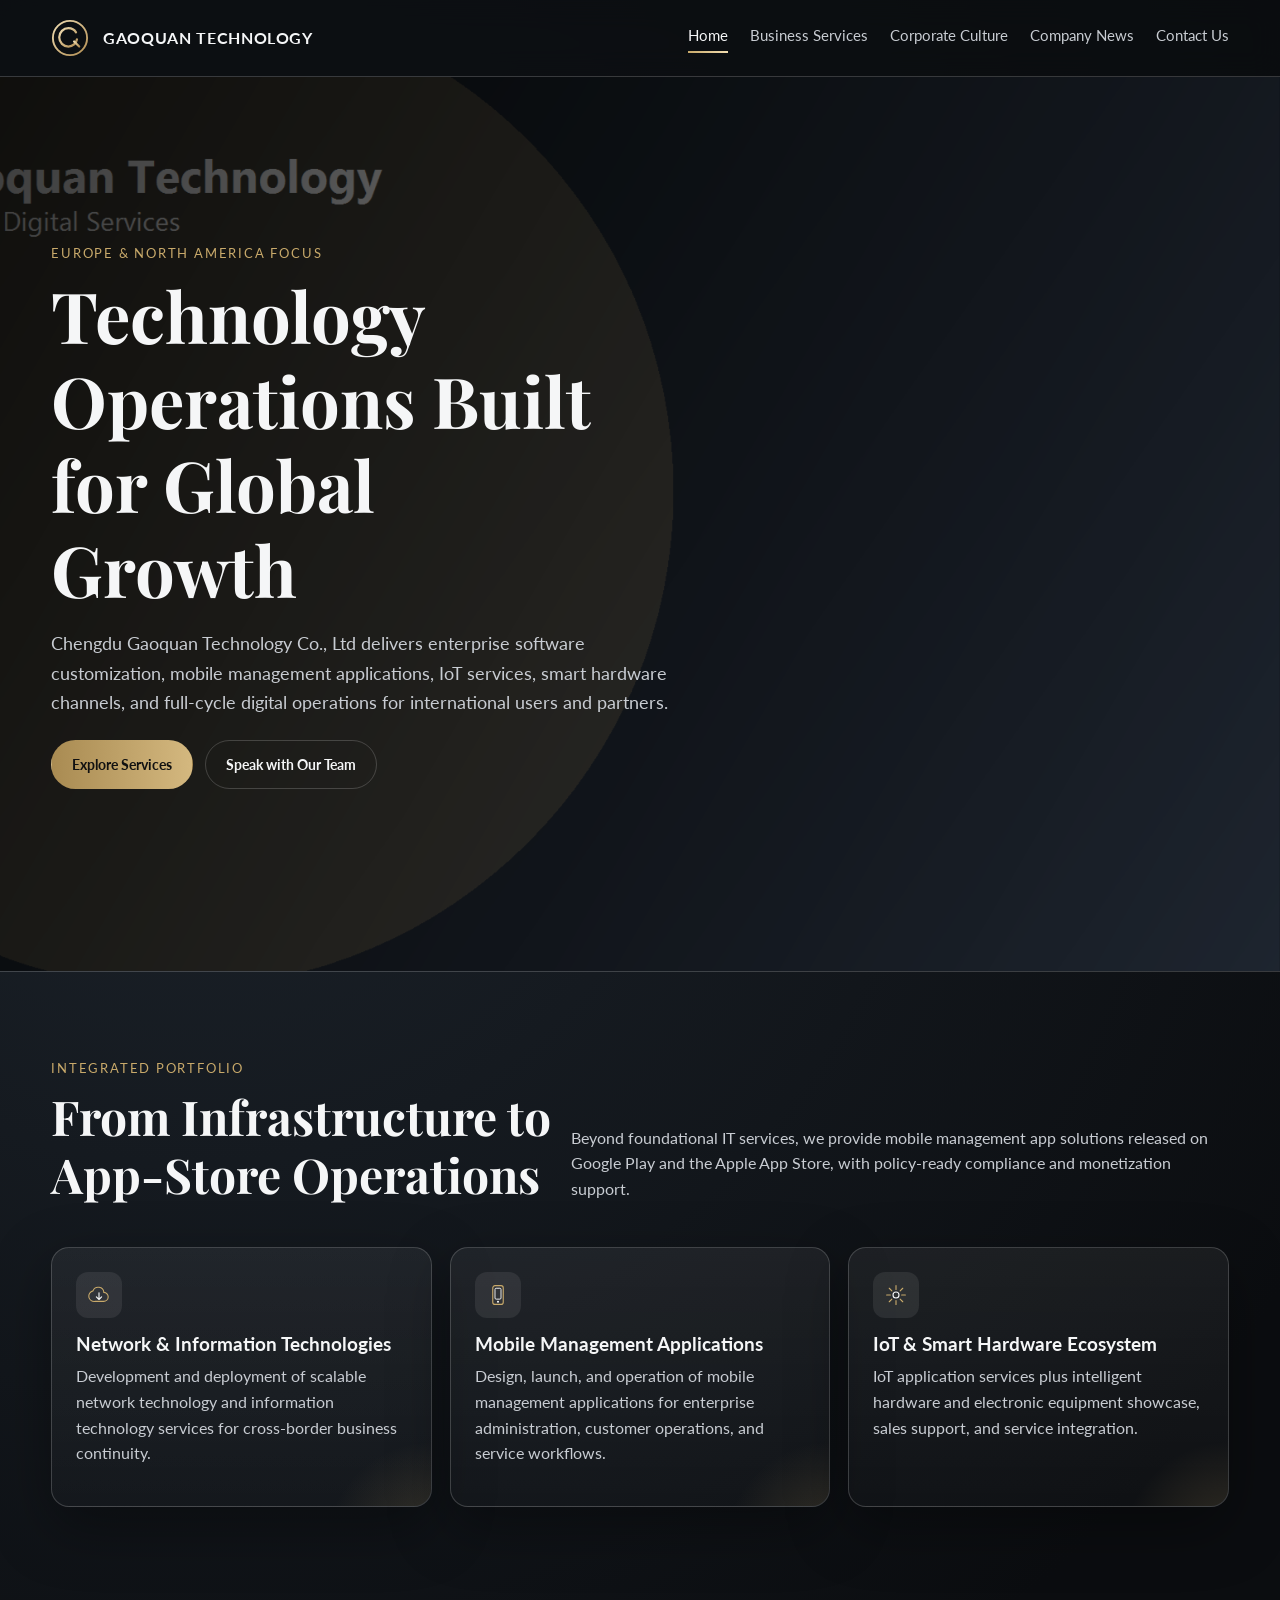
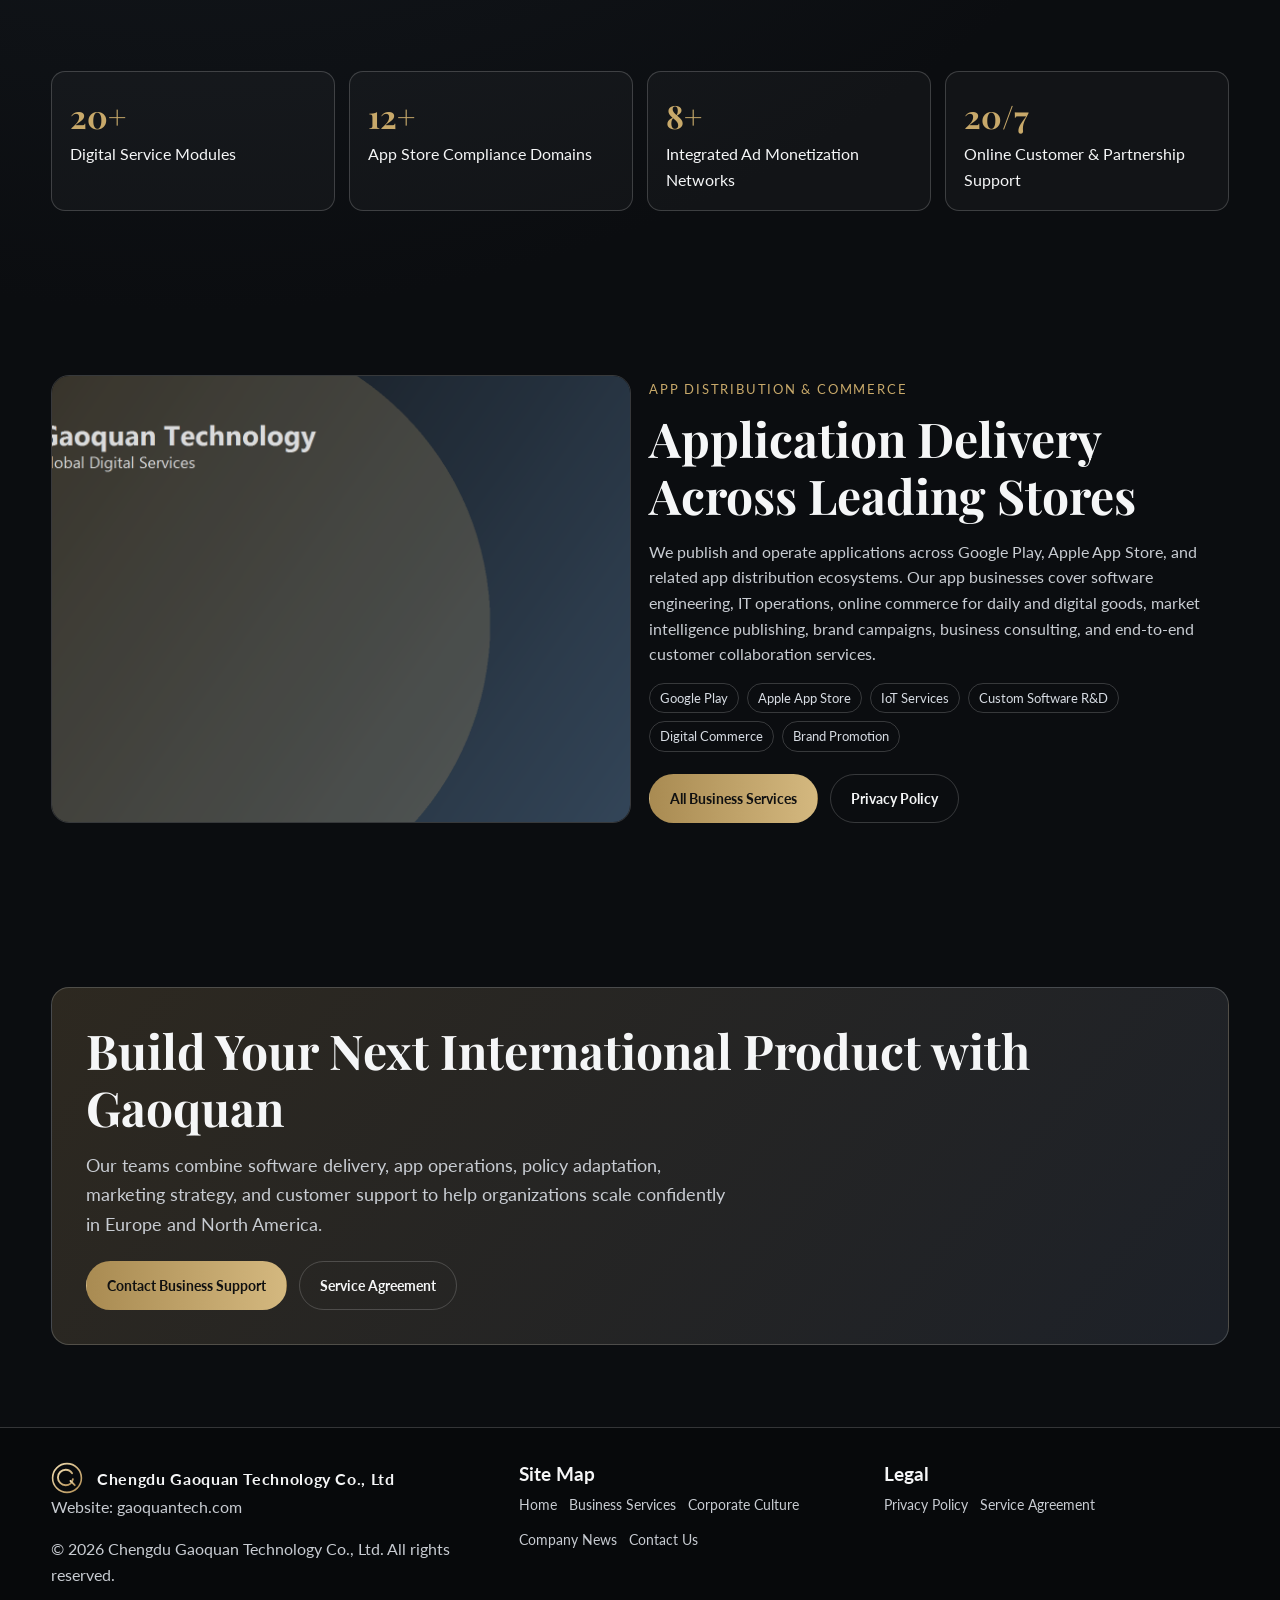
<file: index.html>
<!doctype html>
<html lang="en">
<head>
  <meta charset="utf-8">
  <meta name="viewport" content="width=device-width, initial-scale=1">
  <title>Chengdu Gaoquan Technology Co., Ltd | Global Digital & Mobile Management Solutions</title>
  <meta name="description" content="Chengdu Gaoquan Technology Co., Ltd provides software engineering, mobile management apps, IoT services, smart hardware commerce, digital marketing, and cross-border online customer support for global markets.">
  <meta name="keywords" content="Gaoquan Technology, mobile management app, software customization, IoT services, Google Play, Apple App Store, AdMob compliance, enterprise digital services">
  <meta name="robots" content="index,follow,max-image-preview:large,max-snippet:-1,max-video-preview:-1">
  <meta name="author" content="Chengdu Gaoquan Technology Co., Ltd">
  <link rel="canonical" href="https://gaoquantech.com/">
  <meta property="og:type" content="website">
  <meta property="og:title" content="Chengdu Gaoquan Technology Co., Ltd">
  <meta property="og:description" content="Integrated digital services and mobile management applications for Europe and North America.">
  <meta property="og:url" content="https://gaoquantech.com/">
  <meta property="og:site_name" content="Gaoquan Technology">
  <meta property="og:image" content="https://gaoquantech.com/images/hero-home.png">
  <meta name="twitter:card" content="summary_large_image">
  <meta name="twitter:title" content="Chengdu Gaoquan Technology Co., Ltd">
  <meta name="twitter:description" content="Global-ready software, IoT, app operations, and enterprise support services.">
  <meta name="twitter:image" content="https://gaoquantech.com/images/hero-home.png">
  <link rel="preconnect" href="https://fonts.googleapis.com">
  <link rel="preconnect" href="https://fonts.gstatic.com" crossorigin>
  <link href="https://fonts.googleapis.com/css2?family=Lato:wght@300;400;700;900&family=Playfair+Display:wght@500;700&display=swap" rel="stylesheet">
  <link rel="stylesheet" href="css/styles.css">
  <script type="application/ld+json">
  {
    "@context": "https://schema.org",
    "@type": "Organization",
    "name": "Chengdu Gaoquan Technology Co., Ltd",
    "url": "https://gaoquantech.com",
    "logo": "https://gaoquantech.com/images/logo.svg",
    "email": "support@gaoquantech.com",
    "address": {
      "@type": "PostalAddress",
      "streetAddress": "Room 501, 502, 503, 701, 702, 703, 5th Floor, Block A, Building 4, No. 200 Tianfu Fifth St reet, Chengdu High tech Zone, China (Sichuan) Pilo",
      "addressLocality": "Chengdu",
      "postalCode": "610000",
      "addressCountry": "CN"
    },
    "contactPoint": [
      {
        "@type": "ContactPoint",
        "contactType": "business support",
        "email": "support@gaoquantech.com",
        "availableLanguage": ["en"]
      },
      {
        "@type": "ContactPoint",
        "contactType": "key account",
        "email": "fengyu1@gaoquantech.com",
        "availableLanguage": ["en"]
      }
    ]
  }
  </script>
</head>
<body>
  <header class="site-header">
    <div class="container navbar">
      <a class="brand" href="index.html" aria-label="Gaoquan Technology home">
        <img src="images/logo.svg" alt="Gaoquan Technology logo" width="38" height="38">
        <span>GAOQUAN TECHNOLOGY</span>
      </a>
      <button class="menu-toggle" aria-label="Open menu">Menu</button>
      <nav class="nav-links" aria-label="Main navigation">
        <a href="index.html" aria-current="page">Home</a>
        <a href="services.html">Business Services</a>
        <a href="culture.html">Corporate Culture</a>
        <a href="news.html">Company News</a>
        <a href="contact.html">Contact Us</a>
      </nav>
    </div>
  </header>

  <main>
    <section class="hero">
      <div class="hero-media" style="background-image: url('images/hero-home.png');"></div>
      <div class="hero-content reveal">
        <span class="eyebrow">Europe & North America Focus</span>
        <h1>Technology Operations Built for Global Growth</h1>
        <p class="lead">Chengdu Gaoquan Technology Co., Ltd delivers enterprise software customization, mobile management applications, IoT services, smart hardware channels, and full-cycle digital operations for international users and partners.</p>
        <div class="btn-row">
          <a class="btn primary" href="services.html">Explore Services</a>
          <a class="btn" href="contact.html">Speak with Our Team</a>
        </div>
      </div>
    </section>

    <section>
      <div class="container">
        <div class="section-head reveal">
          <div>
            <span class="eyebrow">Integrated Portfolio</span>
            <h2>From Infrastructure to App-Store Operations</h2>
          </div>
          <p>Beyond foundational IT services, we provide mobile management app solutions released on Google Play and the Apple App Store, with policy-ready compliance and monetization support.</p>
        </div>
        <div class="grid grid-3">
          <article class="card reveal">
            <div class="icon-wrap"><img src="images/icon-cloud.svg" alt="Cloud and network engineering icon" width="24" height="24"></div>
            <h3>Network & Information Technologies</h3>
            <p>Development and deployment of scalable network technology and information technology services for cross-border business continuity.</p>
          </article>
          <article class="card reveal">
            <div class="icon-wrap"><img src="images/icon-mobile.svg" alt="Mobile management app icon" width="24" height="24"></div>
            <h3>Mobile Management Applications</h3>
            <p>Design, launch, and operation of mobile management applications for enterprise administration, customer operations, and service workflows.</p>
          </article>
          <article class="card reveal">
            <div class="icon-wrap"><img src="images/icon-iot.svg" alt="IoT service icon" width="24" height="24"></div>
            <h3>IoT & Smart Hardware Ecosystem</h3>
            <p>IoT application services plus intelligent hardware and electronic equipment showcase, sales support, and service integration.</p>
          </article>
        </div>
      </div>
    </section>

    <section>
      <div class="container">
        <div class="stats reveal">
          <div class="stat"><strong data-target="20" data-suffix="+">0+</strong><span>Digital Service Modules</span></div>
          <div class="stat"><strong data-target="12" data-suffix="+">0+</strong><span>App Store Compliance Domains</span></div>
          <div class="stat"><strong data-target="8" data-suffix="+">0+</strong><span>Integrated Ad Monetization Networks</span></div>
          <div class="stat"><strong data-target="24" data-suffix="/7">0/7</strong><span>Online Customer & Partnership Support</span></div>
        </div>
      </div>
    </section>

    <section>
      <div class="container grid grid-2">
        <div class="showcase reveal">
          <img src="images/showcase-app.png" alt="Mobile app operations and international compliance dashboard">
        </div>
        <div class="reveal">
          <span class="eyebrow">App Distribution & Commerce</span>
          <h2>Application Delivery Across Leading Stores</h2>
          <p>We publish and operate applications across Google Play, Apple App Store, and related app distribution ecosystems. Our app businesses cover software engineering, IT operations, online commerce for daily and digital goods, market intelligence publishing, brand campaigns, business consulting, and end-to-end customer collaboration services.</p>
          <div class="badge-list">
            <span class="badge">Google Play</span>
            <span class="badge">Apple App Store</span>
            <span class="badge">IoT Services</span>
            <span class="badge">Custom Software R&D</span>
            <span class="badge">Digital Commerce</span>
            <span class="badge">Brand Promotion</span>
          </div>
          <div class="btn-row">
            <a class="btn primary" href="services.html">All Business Services</a>
            <a class="btn" href="privacy.html">Privacy Policy</a>
          </div>
        </div>
      </div>
    </section>

    <section>
      <div class="container cta reveal">
        <h2>Build Your Next International Product with Gaoquan</h2>
        <p class="lead">Our teams combine software delivery, app operations, policy adaptation, marketing strategy, and customer support to help organizations scale confidently in Europe and North America.</p>
        <div class="btn-row">
          <a class="btn primary" href="contact.html">Contact Business Support</a>
          <a class="btn" href="terms.html">Service Agreement</a>
        </div>
      </div>
    </section>
  </main>

  <footer class="site-footer">
    <div class="container footer-grid">
      <div>
        <a class="brand" href="index.html">
          <img src="images/logo.svg" alt="Gaoquan Technology logo" width="32" height="32">
          <span>Chengdu Gaoquan Technology Co., Ltd</span>
        </a>
        <p>Website: <a href="https://gaoquantech.com" rel="noopener">gaoquantech.com</a></p>
        <p>&copy; <span data-year></span> Chengdu Gaoquan Technology Co., Ltd. All rights reserved.</p>
      </div>
      <div>
        <h3>Site Map</h3>
        <nav class="footer-nav" aria-label="Footer navigation">
          <a href="index.html">Home</a>
          <a href="services.html">Business Services</a>
          <a href="culture.html">Corporate Culture</a>
          <a href="news.html">Company News</a>
          <a href="contact.html">Contact Us</a>
        </nav>
      </div>
      <div>
        <h3>Legal</h3>
        <nav class="legal-nav" aria-label="Legal navigation">
          <a href="privacy.html">Privacy Policy</a>
          <a href="terms.html">Service Agreement</a>
        </nav>
      </div>
    </div>
  </footer>

  <script src="js/main.js" defer></script>
</body>
</html>
</file>
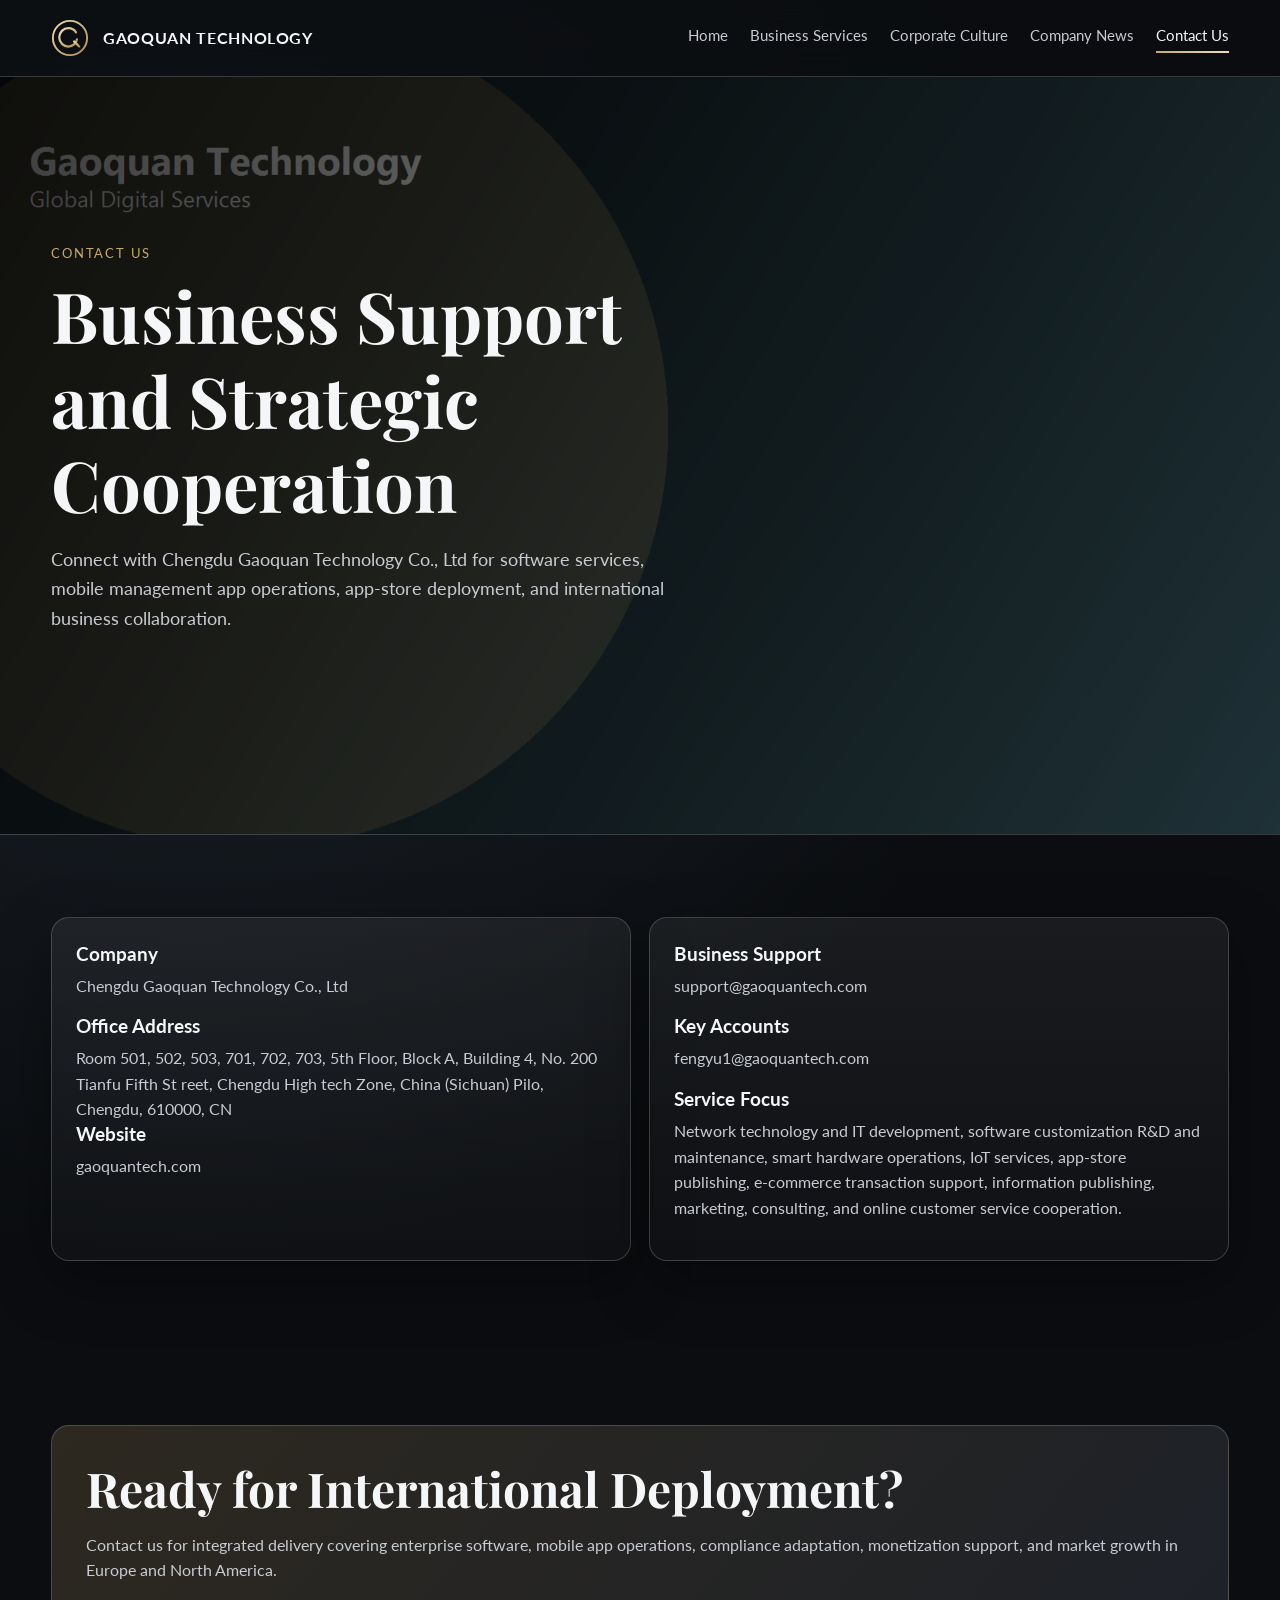
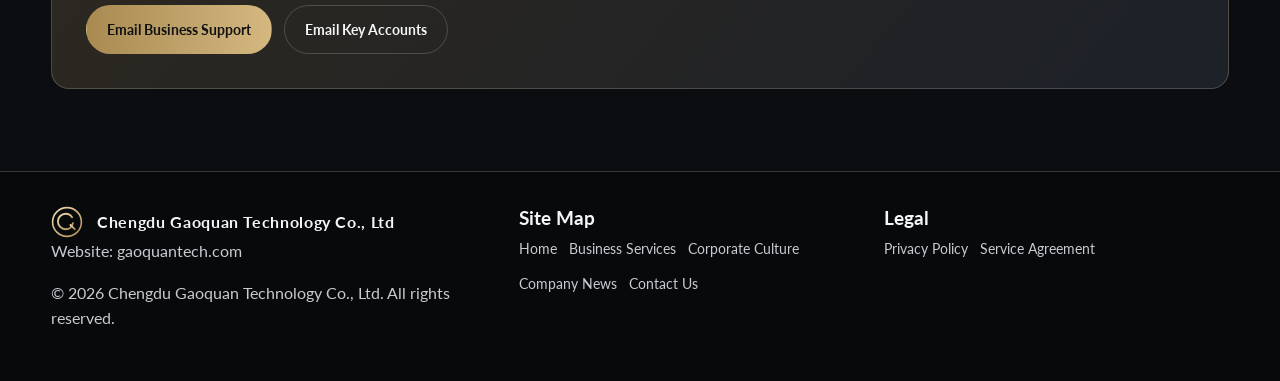
<file: contact.html>
<!doctype html>
<html lang="en">
<head>
  <meta charset="utf-8">
  <meta name="viewport" content="width=device-width, initial-scale=1">
  <title>Contact Us | Chengdu Gaoquan Technology Co., Ltd</title>
  <meta name="description" content="Contact Chengdu Gaoquan Technology Co., Ltd for business support and key account cooperation in Europe and North America.">
  <meta name="robots" content="index,follow,max-image-preview:large">
  <link rel="canonical" href="https://gaoquantech.com/contact.html">
  <link rel="preconnect" href="https://fonts.googleapis.com">
  <link rel="preconnect" href="https://fonts.gstatic.com" crossorigin>
  <link href="https://fonts.googleapis.com/css2?family=Lato:wght@300;400;700;900&family=Playfair+Display:wght@500;700&display=swap" rel="stylesheet">
  <link rel="stylesheet" href="css/styles.css">
</head>
<body>
  <header class="site-header">
    <div class="container navbar">
      <a class="brand" href="index.html"><img src="images/logo.svg" alt="Gaoquan Technology logo" width="38" height="38"><span>GAOQUAN TECHNOLOGY</span></a>
      <button class="menu-toggle" aria-label="Open menu">Menu</button>
      <nav class="nav-links" aria-label="Main navigation">
        <a href="index.html">Home</a>
        <a href="services.html">Business Services</a>
        <a href="culture.html">Corporate Culture</a>
        <a href="news.html">Company News</a>
        <a href="contact.html" aria-current="page">Contact Us</a>
      </nav>
    </div>
  </header>

  <main>
    <section class="hero">
      <div class="hero-media" style="background-image: url('images/hero-contact.png');"></div>
      <div class="hero-content reveal">
        <span class="eyebrow">Contact Us</span>
        <h1>Business Support and Strategic Cooperation</h1>
        <p class="lead">Connect with Chengdu Gaoquan Technology Co., Ltd for software services, mobile management app operations, app-store deployment, and international business collaboration.</p>
      </div>
    </section>

    <section>
      <div class="container grid grid-2">
        <article class="card reveal">
          <h3>Company</h3>
          <p>Chengdu Gaoquan Technology Co., Ltd</p>

          <h3>Office Address</h3>
          <address>
            Room 501, 502, 503, 701, 702, 703, 5th Floor, Block A, Building 4, No. 200 Tianfu Fifth St reet, Chengdu High tech Zone, China (Sichuan) Pilo, Chengdu, 610000, CN
          </address>

          <h3>Website</h3>
          <p><a href="https://gaoquantech.com" rel="noopener">gaoquantech.com</a></p>
        </article>

        <article class="card reveal">
          <h3>Business Support</h3>
          <p><a href="mailto:support@gaoquantech.com">support@gaoquantech.com</a></p>

          <h3>Key Accounts</h3>
          <p><a href="mailto:fengyu1@gaoquantech.com">fengyu1@gaoquantech.com</a></p>

          <h3>Service Focus</h3>
          <p>Network technology and IT development, software customization R&D and maintenance, smart hardware operations, IoT services, app-store publishing, e-commerce transaction support, information publishing, marketing, consulting, and online customer service cooperation.</p>
        </article>
      </div>
    </section>

    <section>
      <div class="container cta reveal">
        <h2>Ready for International Deployment?</h2>
        <p>Contact us for integrated delivery covering enterprise software, mobile app operations, compliance adaptation, monetization support, and market growth in Europe and North America.</p>
        <div class="btn-row">
          <a class="btn primary" href="mailto:support@gaoquantech.com">Email Business Support</a>
          <a class="btn" href="mailto:fengyu1@gaoquantech.com">Email Key Accounts</a>
        </div>
      </div>
    </section>
  </main>

  <footer class="site-footer">
    <div class="container footer-grid">
      <div>
        <a class="brand" href="index.html"><img src="images/logo.svg" alt="Gaoquan Technology logo" width="32" height="32"><span>Chengdu Gaoquan Technology Co., Ltd</span></a>
        <p>Website: <a href="https://gaoquantech.com" rel="noopener">gaoquantech.com</a></p>
        <p>&copy; <span data-year></span> Chengdu Gaoquan Technology Co., Ltd. All rights reserved.</p>
      </div>
      <div>
        <h3>Site Map</h3>
        <nav class="footer-nav" aria-label="Footer navigation">
          <a href="index.html">Home</a>
          <a href="services.html">Business Services</a>
          <a href="culture.html">Corporate Culture</a>
          <a href="news.html">Company News</a>
          <a href="contact.html">Contact Us</a>
        </nav>
      </div>
      <div>
        <h3>Legal</h3>
        <nav class="legal-nav" aria-label="Legal navigation">
          <a href="privacy.html">Privacy Policy</a>
          <a href="terms.html">Service Agreement</a>
        </nav>
      </div>
    </div>
  </footer>

  <script src="js/main.js" defer></script>
</body>
</html>
</file>
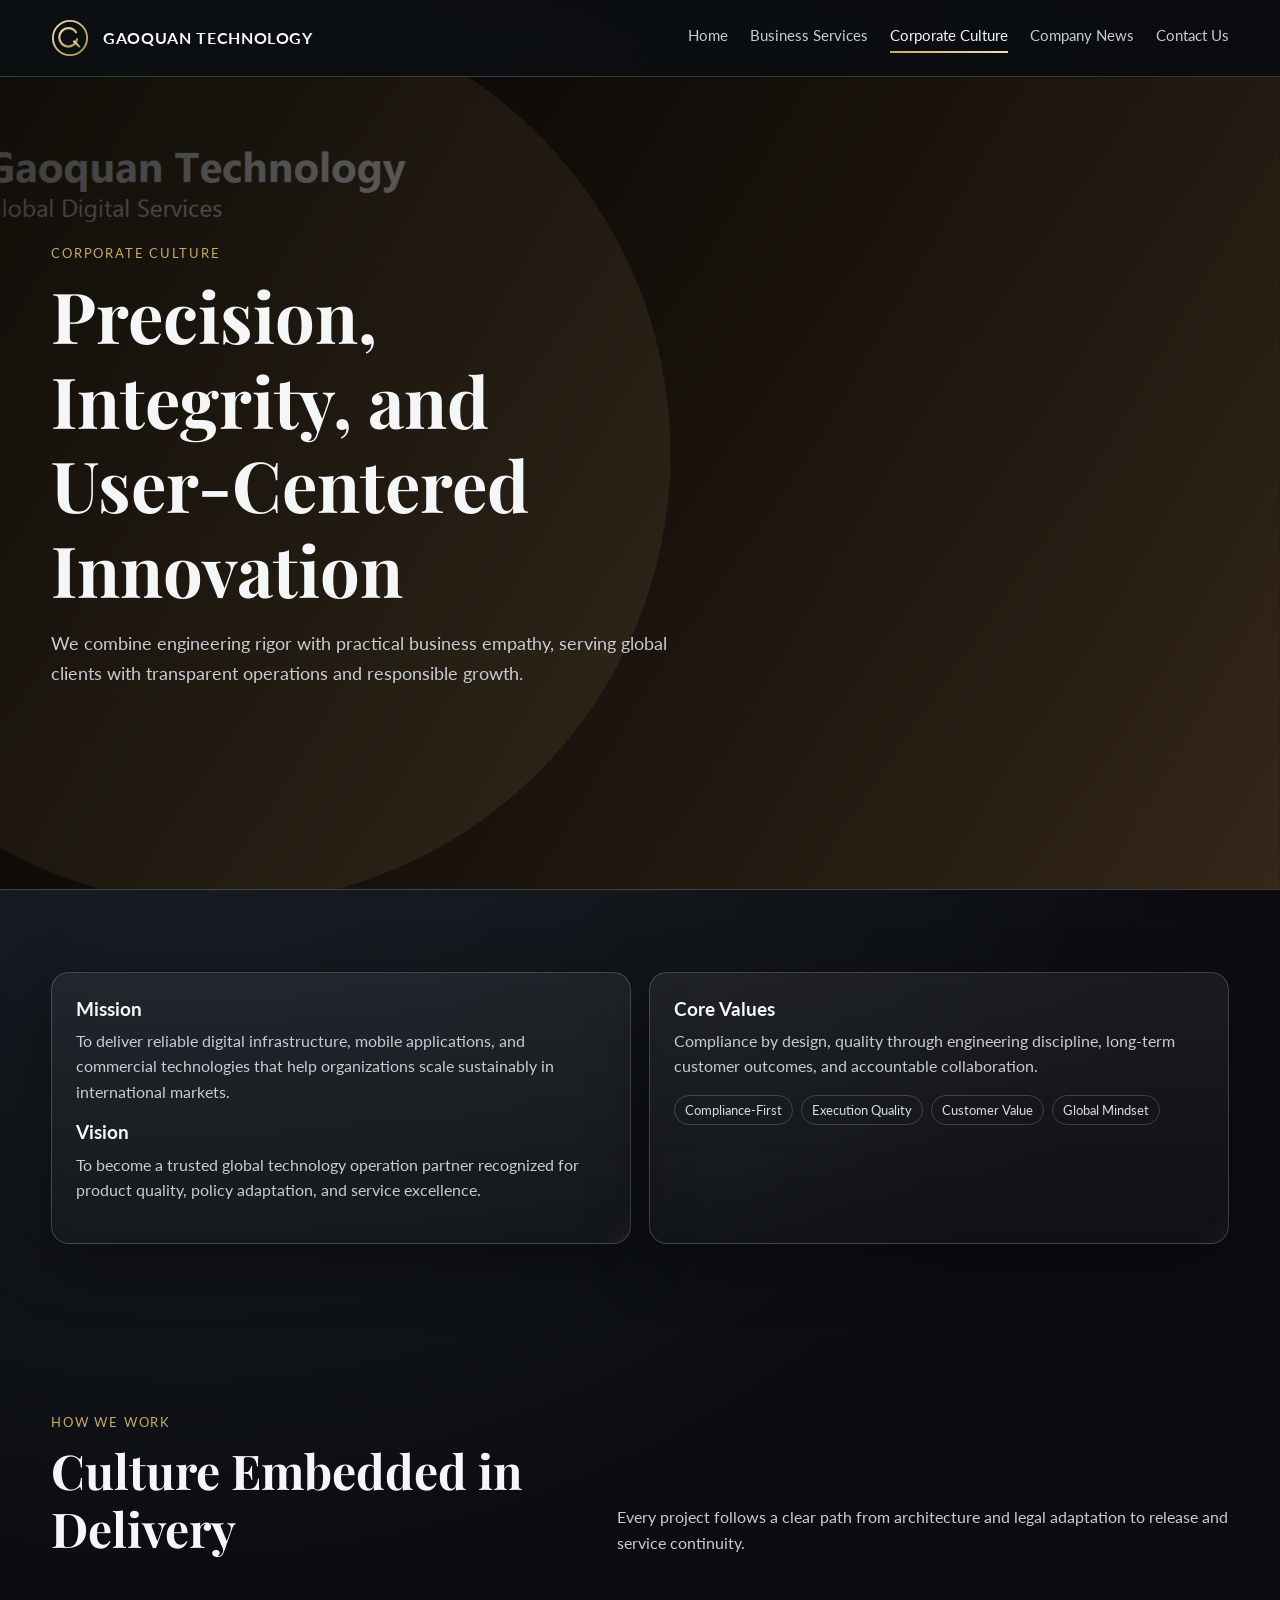
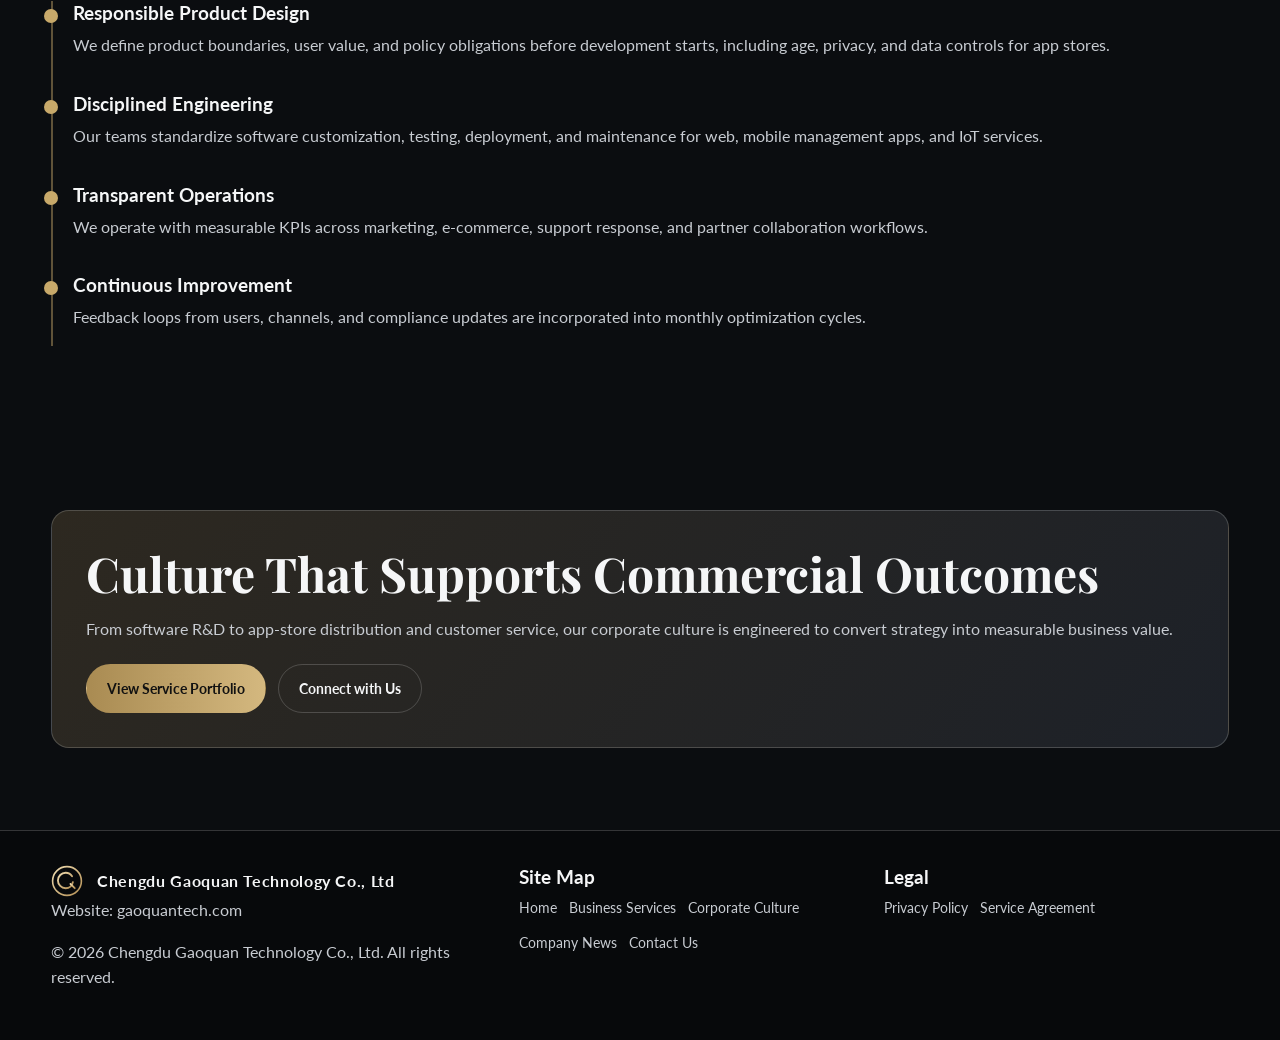
<file: culture.html>
<!doctype html>
<html lang="en">
<head>
  <meta charset="utf-8">
  <meta name="viewport" content="width=device-width, initial-scale=1">
  <title>Corporate Culture | Chengdu Gaoquan Technology Co., Ltd</title>
  <meta name="description" content="Discover the corporate culture of Chengdu Gaoquan Technology Co., Ltd: compliance-first innovation, customer value, engineering discipline, and global collaboration.">
  <meta name="robots" content="index,follow,max-image-preview:large">
  <link rel="canonical" href="https://gaoquantech.com/culture.html">
  <link rel="preconnect" href="https://fonts.googleapis.com">
  <link rel="preconnect" href="https://fonts.gstatic.com" crossorigin>
  <link href="https://fonts.googleapis.com/css2?family=Lato:wght@300;400;700;900&family=Playfair+Display:wght@500;700&display=swap" rel="stylesheet">
  <link rel="stylesheet" href="css/styles.css">
</head>
<body>
  <header class="site-header">
    <div class="container navbar">
      <a class="brand" href="index.html"><img src="images/logo.svg" alt="Gaoquan Technology logo" width="38" height="38"><span>GAOQUAN TECHNOLOGY</span></a>
      <button class="menu-toggle" aria-label="Open menu">Menu</button>
      <nav class="nav-links" aria-label="Main navigation">
        <a href="index.html">Home</a>
        <a href="services.html">Business Services</a>
        <a href="culture.html" aria-current="page">Corporate Culture</a>
        <a href="news.html">Company News</a>
        <a href="contact.html">Contact Us</a>
      </nav>
    </div>
  </header>

  <main>
    <section class="hero">
      <div class="hero-media" style="background-image: url('images/hero-culture.png');"></div>
      <div class="hero-content reveal">
        <span class="eyebrow">Corporate Culture</span>
        <h1>Precision, Integrity, and User-Centered Innovation</h1>
        <p class="lead">We combine engineering rigor with practical business empathy, serving global clients with transparent operations and responsible growth.</p>
      </div>
    </section>

    <section>
      <div class="container grid grid-2">
        <div class="card reveal">
          <h3>Mission</h3>
          <p>To deliver reliable digital infrastructure, mobile applications, and commercial technologies that help organizations scale sustainably in international markets.</p>
          <h3>Vision</h3>
          <p>To become a trusted global technology operation partner recognized for product quality, policy adaptation, and service excellence.</p>
        </div>
        <div class="card reveal">
          <h3>Core Values</h3>
          <p>Compliance by design, quality through engineering discipline, long-term customer outcomes, and accountable collaboration.</p>
          <div class="badge-list">
            <span class="badge">Compliance-First</span>
            <span class="badge">Execution Quality</span>
            <span class="badge">Customer Value</span>
            <span class="badge">Global Mindset</span>
          </div>
        </div>
      </div>
    </section>

    <section>
      <div class="container">
        <div class="section-head reveal">
          <div>
            <span class="eyebrow">How We Work</span>
            <h2>Culture Embedded in Delivery</h2>
          </div>
          <p>Every project follows a clear path from architecture and legal adaptation to release and service continuity.</p>
        </div>
        <div class="timeline reveal">
          <article class="timeline-item">
            <h3>Responsible Product Design</h3>
            <p>We define product boundaries, user value, and policy obligations before development starts, including age, privacy, and data controls for app stores.</p>
          </article>
          <article class="timeline-item">
            <h3>Disciplined Engineering</h3>
            <p>Our teams standardize software customization, testing, deployment, and maintenance for web, mobile management apps, and IoT services.</p>
          </article>
          <article class="timeline-item">
            <h3>Transparent Operations</h3>
            <p>We operate with measurable KPIs across marketing, e-commerce, support response, and partner collaboration workflows.</p>
          </article>
          <article class="timeline-item">
            <h3>Continuous Improvement</h3>
            <p>Feedback loops from users, channels, and compliance updates are incorporated into monthly optimization cycles.</p>
          </article>
        </div>
      </div>
    </section>

    <section>
      <div class="container cta reveal">
        <h2>Culture That Supports Commercial Outcomes</h2>
        <p>From software R&D to app-store distribution and customer service, our corporate culture is engineered to convert strategy into measurable business value.</p>
        <div class="btn-row">
          <a class="btn primary" href="services.html">View Service Portfolio</a>
          <a class="btn" href="contact.html">Connect with Us</a>
        </div>
      </div>
    </section>
  </main>

  <footer class="site-footer">
    <div class="container footer-grid">
      <div>
        <a class="brand" href="index.html"><img src="images/logo.svg" alt="Gaoquan Technology logo" width="32" height="32"><span>Chengdu Gaoquan Technology Co., Ltd</span></a>
        <p>Website: <a href="https://gaoquantech.com" rel="noopener">gaoquantech.com</a></p>
        <p>&copy; <span data-year></span> Chengdu Gaoquan Technology Co., Ltd. All rights reserved.</p>
      </div>
      <div>
        <h3>Site Map</h3>
        <nav class="footer-nav" aria-label="Footer navigation">
          <a href="index.html">Home</a>
          <a href="services.html">Business Services</a>
          <a href="culture.html">Corporate Culture</a>
          <a href="news.html">Company News</a>
          <a href="contact.html">Contact Us</a>
        </nav>
      </div>
      <div>
        <h3>Legal</h3>
        <nav class="legal-nav" aria-label="Legal navigation">
          <a href="privacy.html">Privacy Policy</a>
          <a href="terms.html">Service Agreement</a>
        </nav>
      </div>
    </div>
  </footer>

  <script src="js/main.js" defer></script>
</body>
</html>
</file>
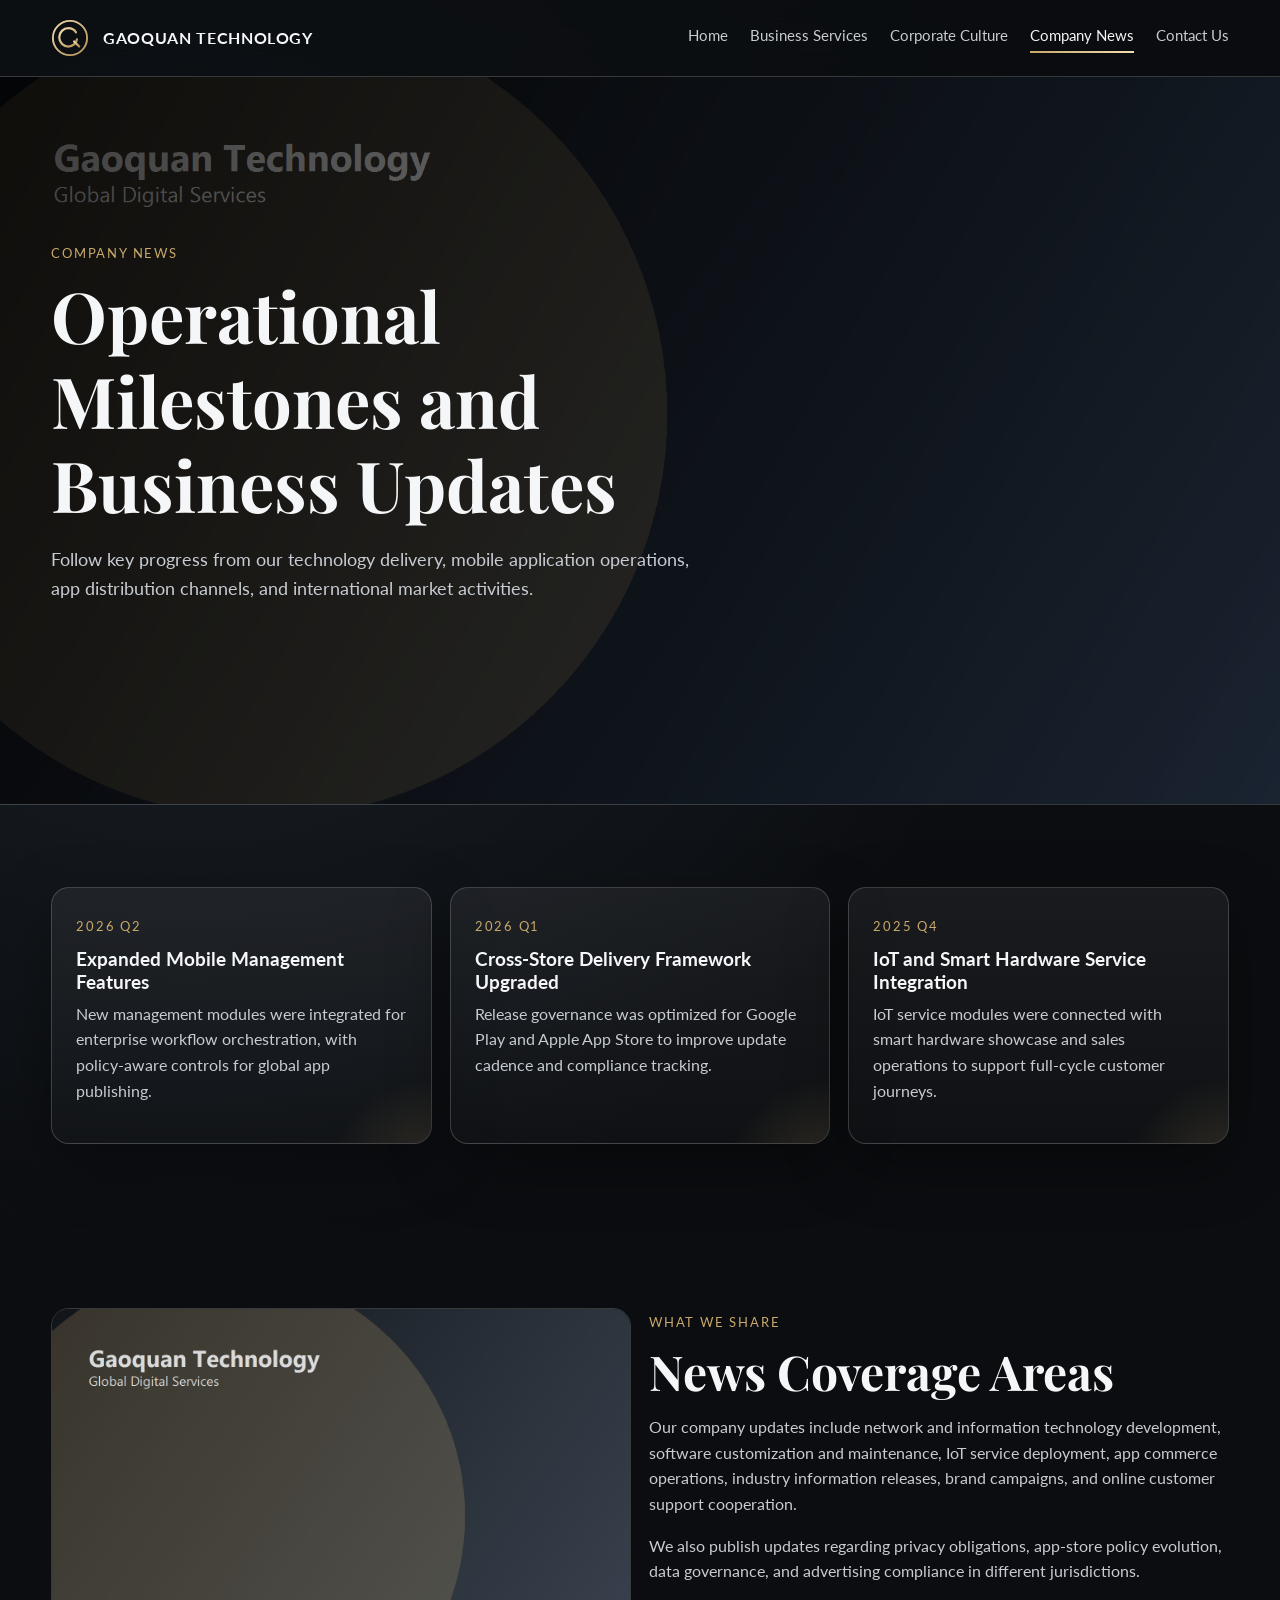
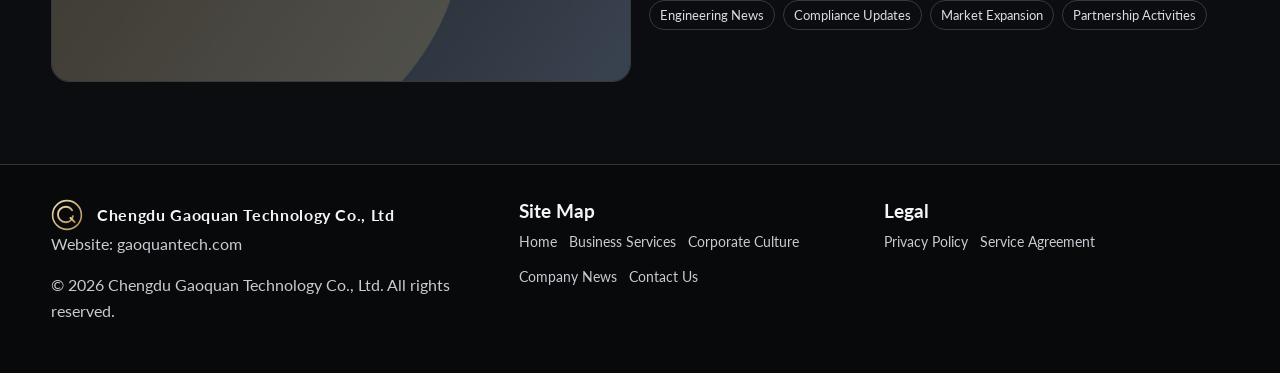
<file: news.html>
<!doctype html>
<html lang="en">
<head>
  <meta charset="utf-8">
  <meta name="viewport" content="width=device-width, initial-scale=1">
  <title>Company News | Chengdu Gaoquan Technology Co., Ltd</title>
  <meta name="description" content="Latest company updates from Chengdu Gaoquan Technology Co., Ltd on software engineering, app store publishing, IoT solutions, and global business operations.">
  <meta name="robots" content="index,follow,max-image-preview:large">
  <link rel="canonical" href="https://gaoquantech.com/news.html">
  <link rel="preconnect" href="https://fonts.googleapis.com">
  <link rel="preconnect" href="https://fonts.gstatic.com" crossorigin>
  <link href="https://fonts.googleapis.com/css2?family=Lato:wght@300;400;700;900&family=Playfair+Display:wght@500;700&display=swap" rel="stylesheet">
  <link rel="stylesheet" href="css/styles.css">
</head>
<body>
  <header class="site-header">
    <div class="container navbar">
      <a class="brand" href="index.html"><img src="images/logo.svg" alt="Gaoquan Technology logo" width="38" height="38"><span>GAOQUAN TECHNOLOGY</span></a>
      <button class="menu-toggle" aria-label="Open menu">Menu</button>
      <nav class="nav-links" aria-label="Main navigation">
        <a href="index.html">Home</a>
        <a href="services.html">Business Services</a>
        <a href="culture.html">Corporate Culture</a>
        <a href="news.html" aria-current="page">Company News</a>
        <a href="contact.html">Contact Us</a>
      </nav>
    </div>
  </header>

  <main>
    <section class="hero">
      <div class="hero-media" style="background-image: url('images/hero-news.png');"></div>
      <div class="hero-content reveal">
        <span class="eyebrow">Company News</span>
        <h1>Operational Milestones and Business Updates</h1>
        <p class="lead">Follow key progress from our technology delivery, mobile application operations, app distribution channels, and international market activities.</p>
      </div>
    </section>

    <section>
      <div class="container grid grid-3">
        <article class="card reveal">
          <span class="eyebrow">2026 Q2</span>
          <h3>Expanded Mobile Management Features</h3>
          <p>New management modules were integrated for enterprise workflow orchestration, with policy-aware controls for global app publishing.</p>
        </article>
        <article class="card reveal">
          <span class="eyebrow">2026 Q1</span>
          <h3>Cross-Store Delivery Framework Upgraded</h3>
          <p>Release governance was optimized for Google Play and Apple App Store to improve update cadence and compliance tracking.</p>
        </article>
        <article class="card reveal">
          <span class="eyebrow">2025 Q4</span>
          <h3>IoT and Smart Hardware Service Integration</h3>
          <p>IoT service modules were connected with smart hardware showcase and sales operations to support full-cycle customer journeys.</p>
        </article>
      </div>
    </section>

    <section>
      <div class="container grid grid-2">
        <div class="showcase reveal">
          <img src="images/showcase-news.png" alt="Business activity briefing and product release timeline">
        </div>
        <div class="reveal">
          <span class="eyebrow">What We Share</span>
          <h2>News Coverage Areas</h2>
          <p>Our company updates include network and information technology development, software customization and maintenance, IoT service deployment, app commerce operations, industry information releases, brand campaigns, and online customer support cooperation.</p>
          <p>We also publish updates regarding privacy obligations, app-store policy evolution, data governance, and advertising compliance in different jurisdictions.</p>
          <div class="badge-list">
            <span class="badge">Engineering News</span>
            <span class="badge">Compliance Updates</span>
            <span class="badge">Market Expansion</span>
            <span class="badge">Partnership Activities</span>
          </div>
        </div>
      </div>
    </section>
  </main>

  <footer class="site-footer">
    <div class="container footer-grid">
      <div>
        <a class="brand" href="index.html"><img src="images/logo.svg" alt="Gaoquan Technology logo" width="32" height="32"><span>Chengdu Gaoquan Technology Co., Ltd</span></a>
        <p>Website: <a href="https://gaoquantech.com" rel="noopener">gaoquantech.com</a></p>
        <p>&copy; <span data-year></span> Chengdu Gaoquan Technology Co., Ltd. All rights reserved.</p>
      </div>
      <div>
        <h3>Site Map</h3>
        <nav class="footer-nav" aria-label="Footer navigation">
          <a href="index.html">Home</a>
          <a href="services.html">Business Services</a>
          <a href="culture.html">Corporate Culture</a>
          <a href="news.html">Company News</a>
          <a href="contact.html">Contact Us</a>
        </nav>
      </div>
      <div>
        <h3>Legal</h3>
        <nav class="legal-nav" aria-label="Legal navigation">
          <a href="privacy.html">Privacy Policy</a>
          <a href="terms.html">Service Agreement</a>
        </nav>
      </div>
    </div>
  </footer>

  <script src="js/main.js" defer></script>
</body>
</html>
</file>
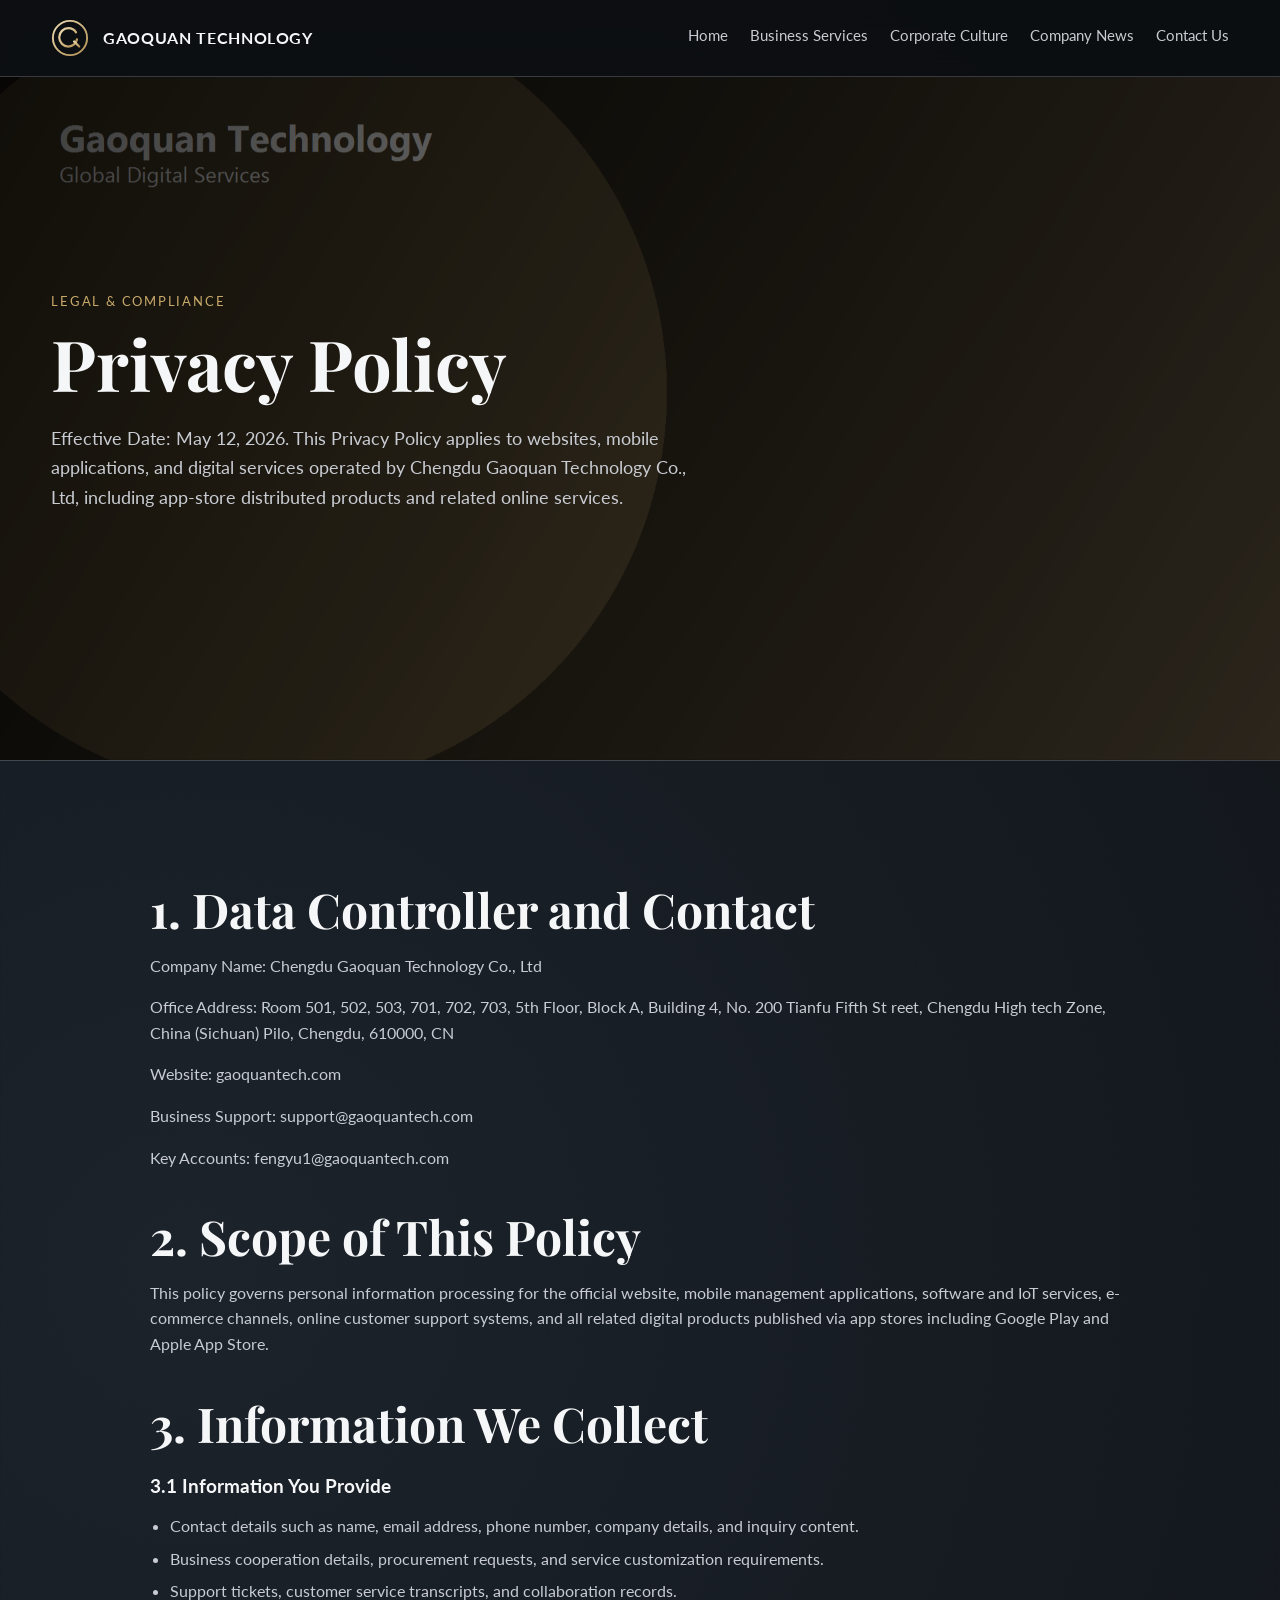
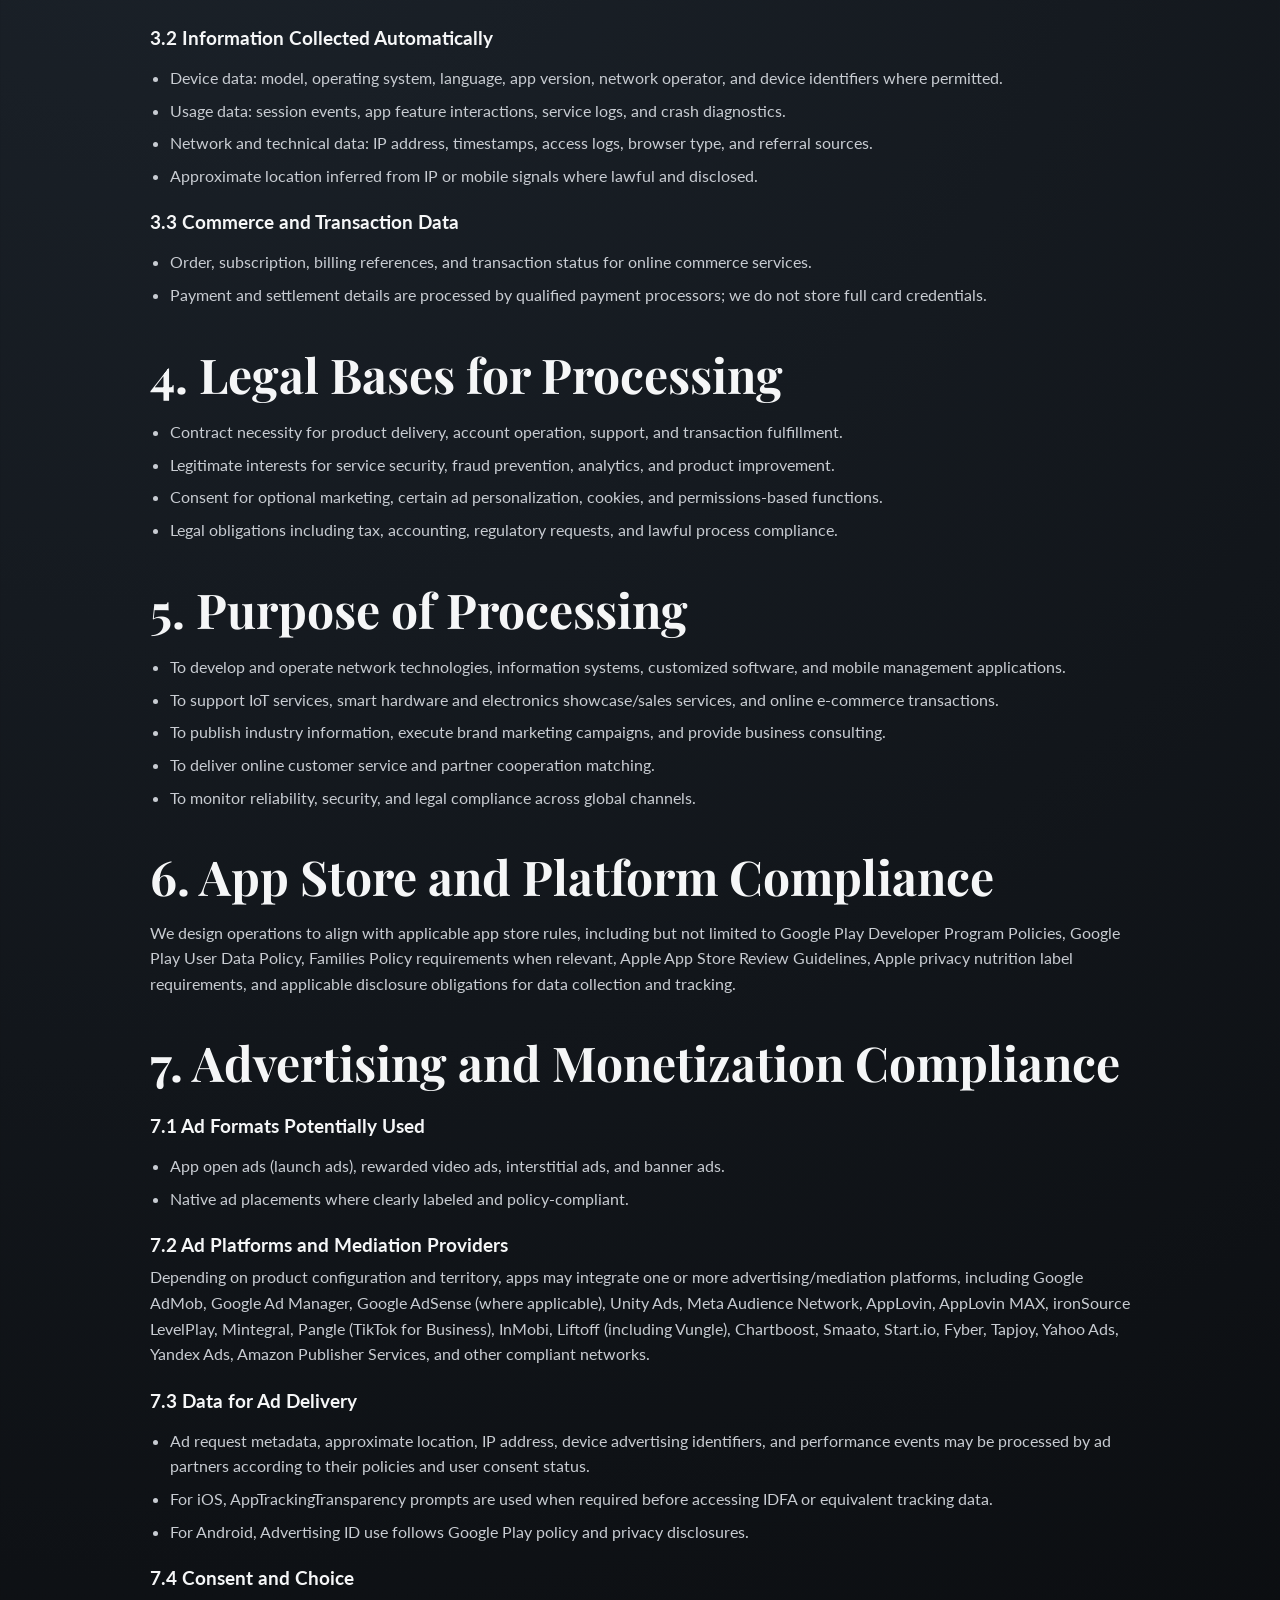
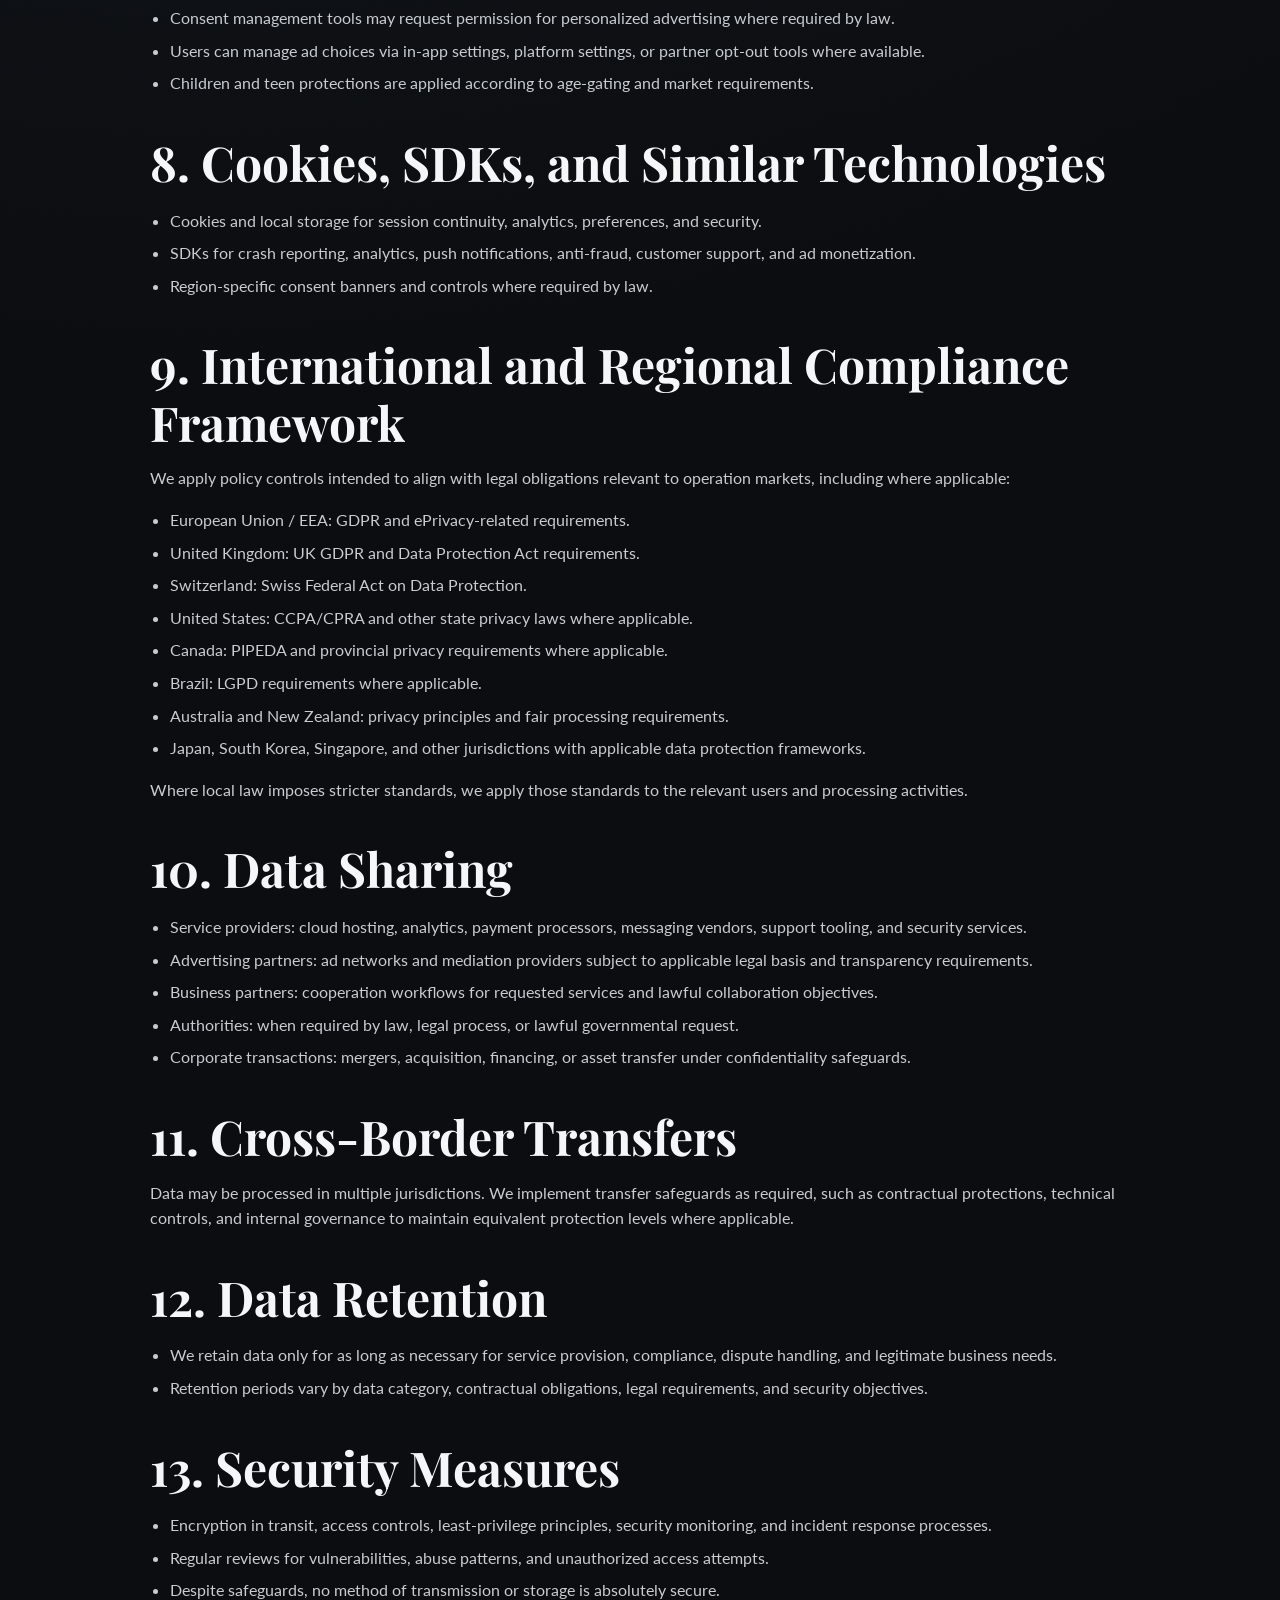
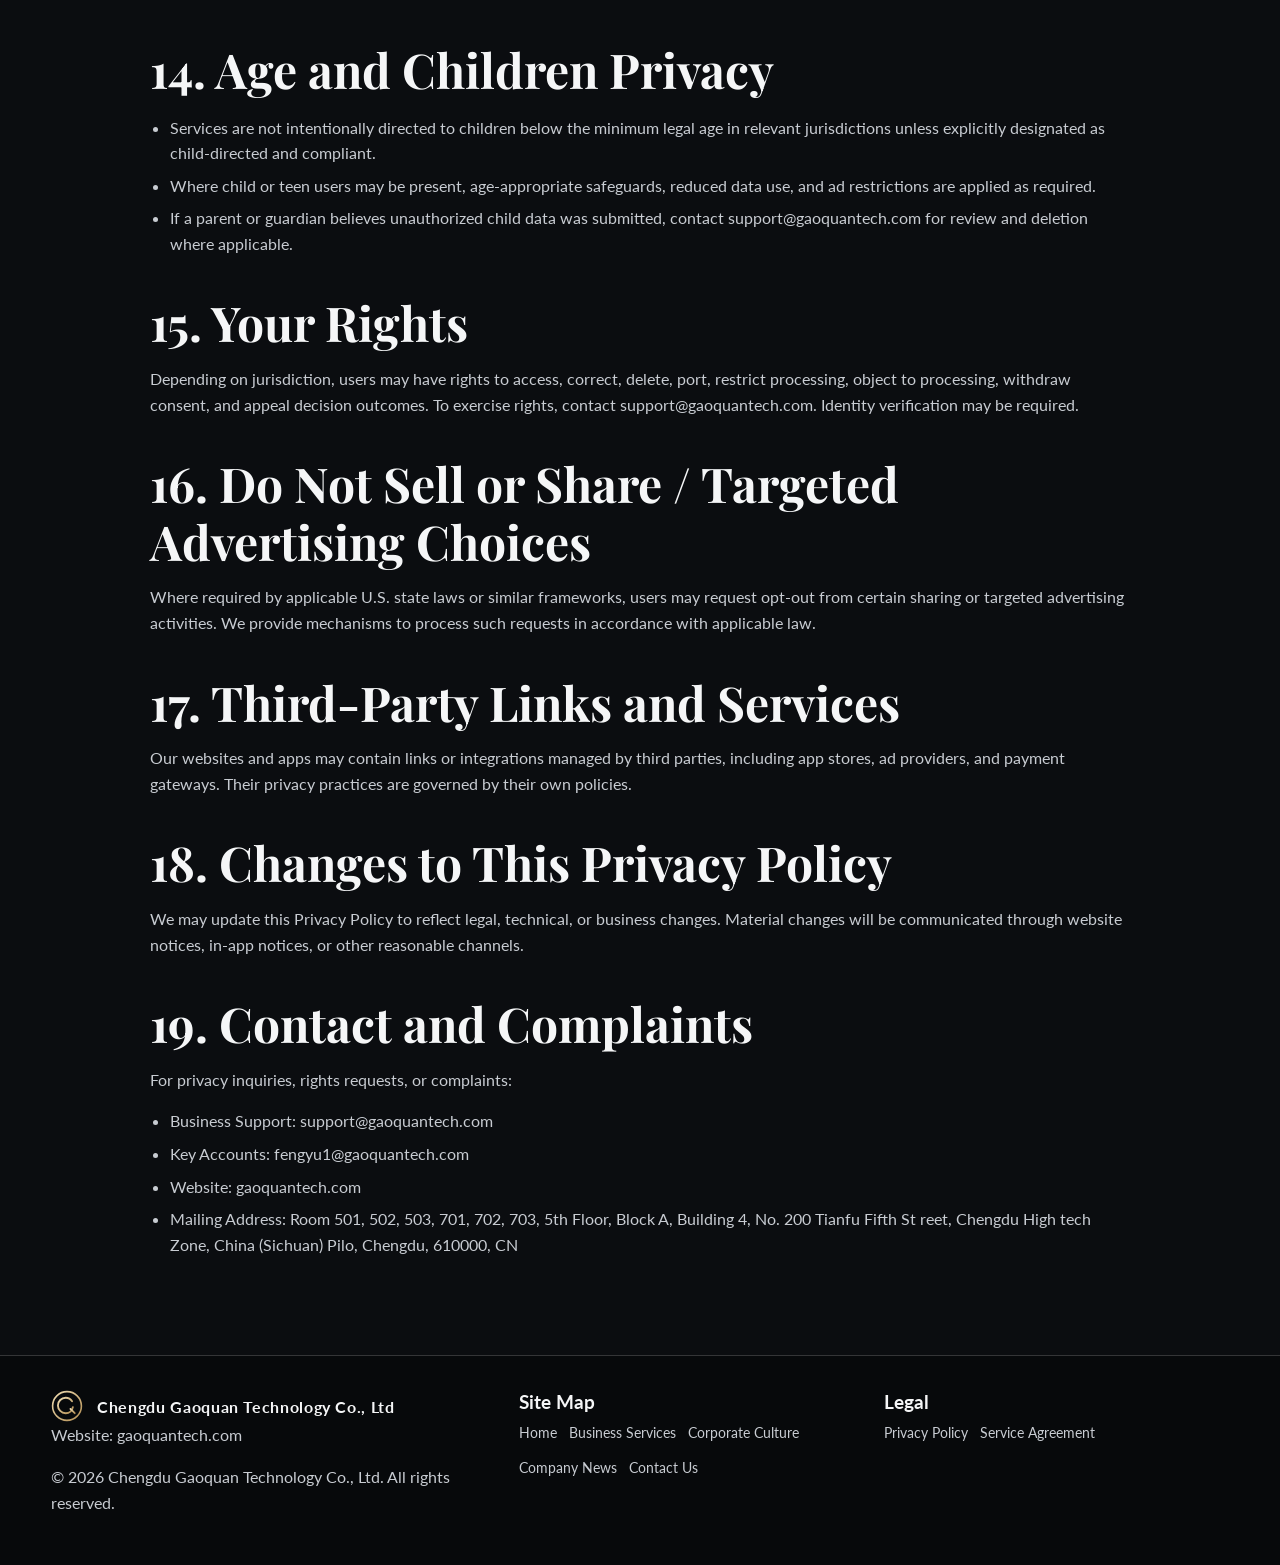
<file: privacy.html>
<!doctype html>
<html lang="en">
<head>
  <meta charset="utf-8">
  <meta name="viewport" content="width=device-width, initial-scale=1">
  <title>Privacy Policy | Chengdu Gaoquan Technology Co., Ltd</title>
  <meta name="description" content="Privacy Policy for Chengdu Gaoquan Technology Co., Ltd covering app stores, regional legal frameworks, age protections, advertising platforms, and data rights.">
  <meta name="robots" content="index,follow,max-image-preview:large">
  <link rel="canonical" href="https://gaoquantech.com/privacy.html">
  <link rel="preconnect" href="https://fonts.googleapis.com">
  <link rel="preconnect" href="https://fonts.gstatic.com" crossorigin>
  <link href="https://fonts.googleapis.com/css2?family=Lato:wght@300;400;700;900&family=Playfair+Display:wght@500;700&display=swap" rel="stylesheet">
  <link rel="stylesheet" href="css/styles.css">
</head>
<body>
  <header class="site-header">
    <div class="container navbar">
      <a class="brand" href="index.html"><img src="images/logo.svg" alt="Gaoquan Technology logo" width="38" height="38"><span>GAOQUAN TECHNOLOGY</span></a>
      <button class="menu-toggle" aria-label="Open menu">Menu</button>
      <nav class="nav-links" aria-label="Main navigation">
        <a href="index.html">Home</a>
        <a href="services.html">Business Services</a>
        <a href="culture.html">Corporate Culture</a>
        <a href="news.html">Company News</a>
        <a href="contact.html">Contact Us</a>
      </nav>
    </div>
  </header>

  <main>
    <section class="hero">
      <div class="hero-media" style="background-image: url('images/hero-legal.png');"></div>
      <div class="hero-content reveal">
        <span class="eyebrow">Legal & Compliance</span>
        <h1>Privacy Policy</h1>
        <p class="lead">Effective Date: May 12, 2026. This Privacy Policy applies to websites, mobile applications, and digital services operated by Chengdu Gaoquan Technology Co., Ltd, including app-store distributed products and related online services.</p>
      </div>
    </section>

    <section>
      <div class="container policy reveal">
        <h2>1. Data Controller and Contact</h2>
        <p>Company Name: Chengdu Gaoquan Technology Co., Ltd</p>
        <p>Office Address: Room 501, 502, 503, 701, 702, 703, 5th Floor, Block A, Building 4, No. 200 Tianfu Fifth St reet, Chengdu High tech Zone, China (Sichuan) Pilo, Chengdu, 610000, CN</p>
        <p>Website: gaoquantech.com</p>
        <p>Business Support: support@gaoquantech.com</p>
        <p>Key Accounts: fengyu1@gaoquantech.com</p>

        <h2>2. Scope of This Policy</h2>
        <p>This policy governs personal information processing for the official website, mobile management applications, software and IoT services, e-commerce channels, online customer support systems, and all related digital products published via app stores including Google Play and Apple App Store.</p>

        <h2>3. Information We Collect</h2>
        <h3>3.1 Information You Provide</h3>
        <ul>
          <li>Contact details such as name, email address, phone number, company details, and inquiry content.</li>
          <li>Business cooperation details, procurement requests, and service customization requirements.</li>
          <li>Support tickets, customer service transcripts, and collaboration records.</li>
        </ul>
        <h3>3.2 Information Collected Automatically</h3>
        <ul>
          <li>Device data: model, operating system, language, app version, network operator, and device identifiers where permitted.</li>
          <li>Usage data: session events, app feature interactions, service logs, and crash diagnostics.</li>
          <li>Network and technical data: IP address, timestamps, access logs, browser type, and referral sources.</li>
          <li>Approximate location inferred from IP or mobile signals where lawful and disclosed.</li>
        </ul>
        <h3>3.3 Commerce and Transaction Data</h3>
        <ul>
          <li>Order, subscription, billing references, and transaction status for online commerce services.</li>
          <li>Payment and settlement details are processed by qualified payment processors; we do not store full card credentials.</li>
        </ul>

        <h2>4. Legal Bases for Processing</h2>
        <ul>
          <li>Contract necessity for product delivery, account operation, support, and transaction fulfillment.</li>
          <li>Legitimate interests for service security, fraud prevention, analytics, and product improvement.</li>
          <li>Consent for optional marketing, certain ad personalization, cookies, and permissions-based functions.</li>
          <li>Legal obligations including tax, accounting, regulatory requests, and lawful process compliance.</li>
        </ul>

        <h2>5. Purpose of Processing</h2>
        <ul>
          <li>To develop and operate network technologies, information systems, customized software, and mobile management applications.</li>
          <li>To support IoT services, smart hardware and electronics showcase/sales services, and online e-commerce transactions.</li>
          <li>To publish industry information, execute brand marketing campaigns, and provide business consulting.</li>
          <li>To deliver online customer service and partner cooperation matching.</li>
          <li>To monitor reliability, security, and legal compliance across global channels.</li>
        </ul>

        <h2>6. App Store and Platform Compliance</h2>
        <p>We design operations to align with applicable app store rules, including but not limited to Google Play Developer Program Policies, Google Play User Data Policy, Families Policy requirements when relevant, Apple App Store Review Guidelines, Apple privacy nutrition label requirements, and applicable disclosure obligations for data collection and tracking.</p>

        <h2>7. Advertising and Monetization Compliance</h2>
        <h3>7.1 Ad Formats Potentially Used</h3>
        <ul>
          <li>App open ads (launch ads), rewarded video ads, interstitial ads, and banner ads.</li>
          <li>Native ad placements where clearly labeled and policy-compliant.</li>
        </ul>
        <h3>7.2 Ad Platforms and Mediation Providers</h3>
        <p>Depending on product configuration and territory, apps may integrate one or more advertising/mediation platforms, including Google AdMob, Google Ad Manager, Google AdSense (where applicable), Unity Ads, Meta Audience Network, AppLovin, AppLovin MAX, ironSource LevelPlay, Mintegral, Pangle (TikTok for Business), InMobi, Liftoff (including Vungle), Chartboost, Smaato, Start.io, Fyber, Tapjoy, Yahoo Ads, Yandex Ads, Amazon Publisher Services, and other compliant networks.</p>
        <h3>7.3 Data for Ad Delivery</h3>
        <ul>
          <li>Ad request metadata, approximate location, IP address, device advertising identifiers, and performance events may be processed by ad partners according to their policies and user consent status.</li>
          <li>For iOS, AppTrackingTransparency prompts are used when required before accessing IDFA or equivalent tracking data.</li>
          <li>For Android, Advertising ID use follows Google Play policy and privacy disclosures.</li>
        </ul>
        <h3>7.4 Consent and Choice</h3>
        <ul>
          <li>Consent management tools may request permission for personalized advertising where required by law.</li>
          <li>Users can manage ad choices via in-app settings, platform settings, or partner opt-out tools where available.</li>
          <li>Children and teen protections are applied according to age-gating and market requirements.</li>
        </ul>

        <h2>8. Cookies, SDKs, and Similar Technologies</h2>
        <ul>
          <li>Cookies and local storage for session continuity, analytics, preferences, and security.</li>
          <li>SDKs for crash reporting, analytics, push notifications, anti-fraud, customer support, and ad monetization.</li>
          <li>Region-specific consent banners and controls where required by law.</li>
        </ul>

        <h2>9. International and Regional Compliance Framework</h2>
        <p>We apply policy controls intended to align with legal obligations relevant to operation markets, including where applicable:</p>
        <ul>
          <li>European Union / EEA: GDPR and ePrivacy-related requirements.</li>
          <li>United Kingdom: UK GDPR and Data Protection Act requirements.</li>
          <li>Switzerland: Swiss Federal Act on Data Protection.</li>
          <li>United States: CCPA/CPRA and other state privacy laws where applicable.</li>
          <li>Canada: PIPEDA and provincial privacy requirements where applicable.</li>
          <li>Brazil: LGPD requirements where applicable.</li>
          <li>Australia and New Zealand: privacy principles and fair processing requirements.</li>
          <li>Japan, South Korea, Singapore, and other jurisdictions with applicable data protection frameworks.</li>
        </ul>
        <p>Where local law imposes stricter standards, we apply those standards to the relevant users and processing activities.</p>

        <h2>10. Data Sharing</h2>
        <ul>
          <li>Service providers: cloud hosting, analytics, payment processors, messaging vendors, support tooling, and security services.</li>
          <li>Advertising partners: ad networks and mediation providers subject to applicable legal basis and transparency requirements.</li>
          <li>Business partners: cooperation workflows for requested services and lawful collaboration objectives.</li>
          <li>Authorities: when required by law, legal process, or lawful governmental request.</li>
          <li>Corporate transactions: mergers, acquisition, financing, or asset transfer under confidentiality safeguards.</li>
        </ul>

        <h2>11. Cross-Border Transfers</h2>
        <p>Data may be processed in multiple jurisdictions. We implement transfer safeguards as required, such as contractual protections, technical controls, and internal governance to maintain equivalent protection levels where applicable.</p>

        <h2>12. Data Retention</h2>
        <ul>
          <li>We retain data only for as long as necessary for service provision, compliance, dispute handling, and legitimate business needs.</li>
          <li>Retention periods vary by data category, contractual obligations, legal requirements, and security objectives.</li>
        </ul>

        <h2>13. Security Measures</h2>
        <ul>
          <li>Encryption in transit, access controls, least-privilege principles, security monitoring, and incident response processes.</li>
          <li>Regular reviews for vulnerabilities, abuse patterns, and unauthorized access attempts.</li>
          <li>Despite safeguards, no method of transmission or storage is absolutely secure.</li>
        </ul>

        <h2>14. Age and Children Privacy</h2>
        <ul>
          <li>Services are not intentionally directed to children below the minimum legal age in relevant jurisdictions unless explicitly designated as child-directed and compliant.</li>
          <li>Where child or teen users may be present, age-appropriate safeguards, reduced data use, and ad restrictions are applied as required.</li>
          <li>If a parent or guardian believes unauthorized child data was submitted, contact support@gaoquantech.com for review and deletion where applicable.</li>
        </ul>

        <h2>15. Your Rights</h2>
        <p>Depending on jurisdiction, users may have rights to access, correct, delete, port, restrict processing, object to processing, withdraw consent, and appeal decision outcomes. To exercise rights, contact support@gaoquantech.com. Identity verification may be required.</p>

        <h2>16. Do Not Sell or Share / Targeted Advertising Choices</h2>
        <p>Where required by applicable U.S. state laws or similar frameworks, users may request opt-out from certain sharing or targeted advertising activities. We provide mechanisms to process such requests in accordance with applicable law.</p>

        <h2>17. Third-Party Links and Services</h2>
        <p>Our websites and apps may contain links or integrations managed by third parties, including app stores, ad providers, and payment gateways. Their privacy practices are governed by their own policies.</p>

        <h2>18. Changes to This Privacy Policy</h2>
        <p>We may update this Privacy Policy to reflect legal, technical, or business changes. Material changes will be communicated through website notices, in-app notices, or other reasonable channels.</p>

        <h2>19. Contact and Complaints</h2>
        <p>For privacy inquiries, rights requests, or complaints:</p>
        <ul>
          <li>Business Support: support@gaoquantech.com</li>
          <li>Key Accounts: fengyu1@gaoquantech.com</li>
          <li>Website: gaoquantech.com</li>
          <li>Mailing Address: Room 501, 502, 503, 701, 702, 703, 5th Floor, Block A, Building 4, No. 200 Tianfu Fifth St reet, Chengdu High tech Zone, China (Sichuan) Pilo, Chengdu, 610000, CN</li>
        </ul>
      </div>
    </section>
  </main>

  <footer class="site-footer">
    <div class="container footer-grid">
      <div>
        <a class="brand" href="index.html"><img src="images/logo.svg" alt="Gaoquan Technology logo" width="32" height="32"><span>Chengdu Gaoquan Technology Co., Ltd</span></a>
        <p>Website: <a href="https://gaoquantech.com" rel="noopener">gaoquantech.com</a></p>
        <p>&copy; <span data-year></span> Chengdu Gaoquan Technology Co., Ltd. All rights reserved.</p>
      </div>
      <div>
        <h3>Site Map</h3>
        <nav class="footer-nav" aria-label="Footer navigation">
          <a href="index.html">Home</a>
          <a href="services.html">Business Services</a>
          <a href="culture.html">Corporate Culture</a>
          <a href="news.html">Company News</a>
          <a href="contact.html">Contact Us</a>
        </nav>
      </div>
      <div>
        <h3>Legal</h3>
        <nav class="legal-nav" aria-label="Legal navigation">
          <a href="privacy.html">Privacy Policy</a>
          <a href="terms.html">Service Agreement</a>
        </nav>
      </div>
    </div>
  </footer>

  <script src="js/main.js" defer></script>
</body>
</html>
</file>
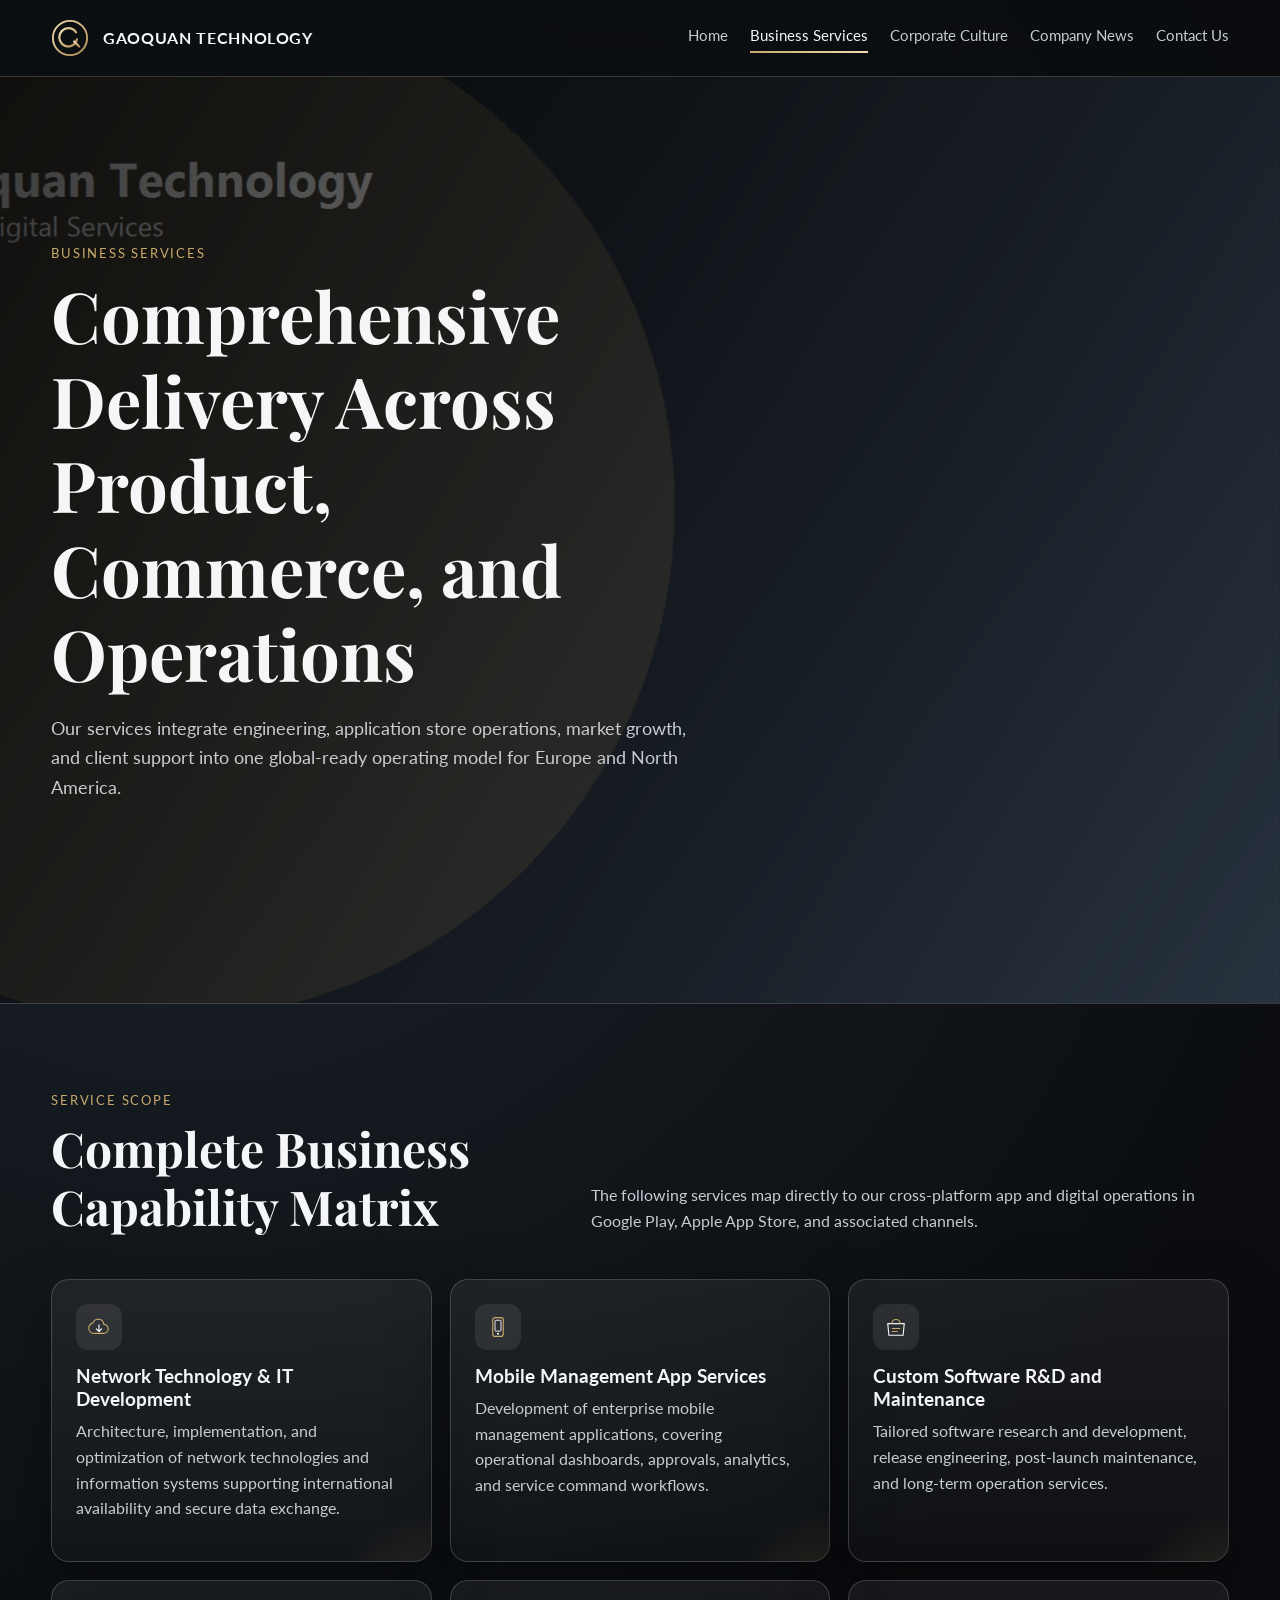
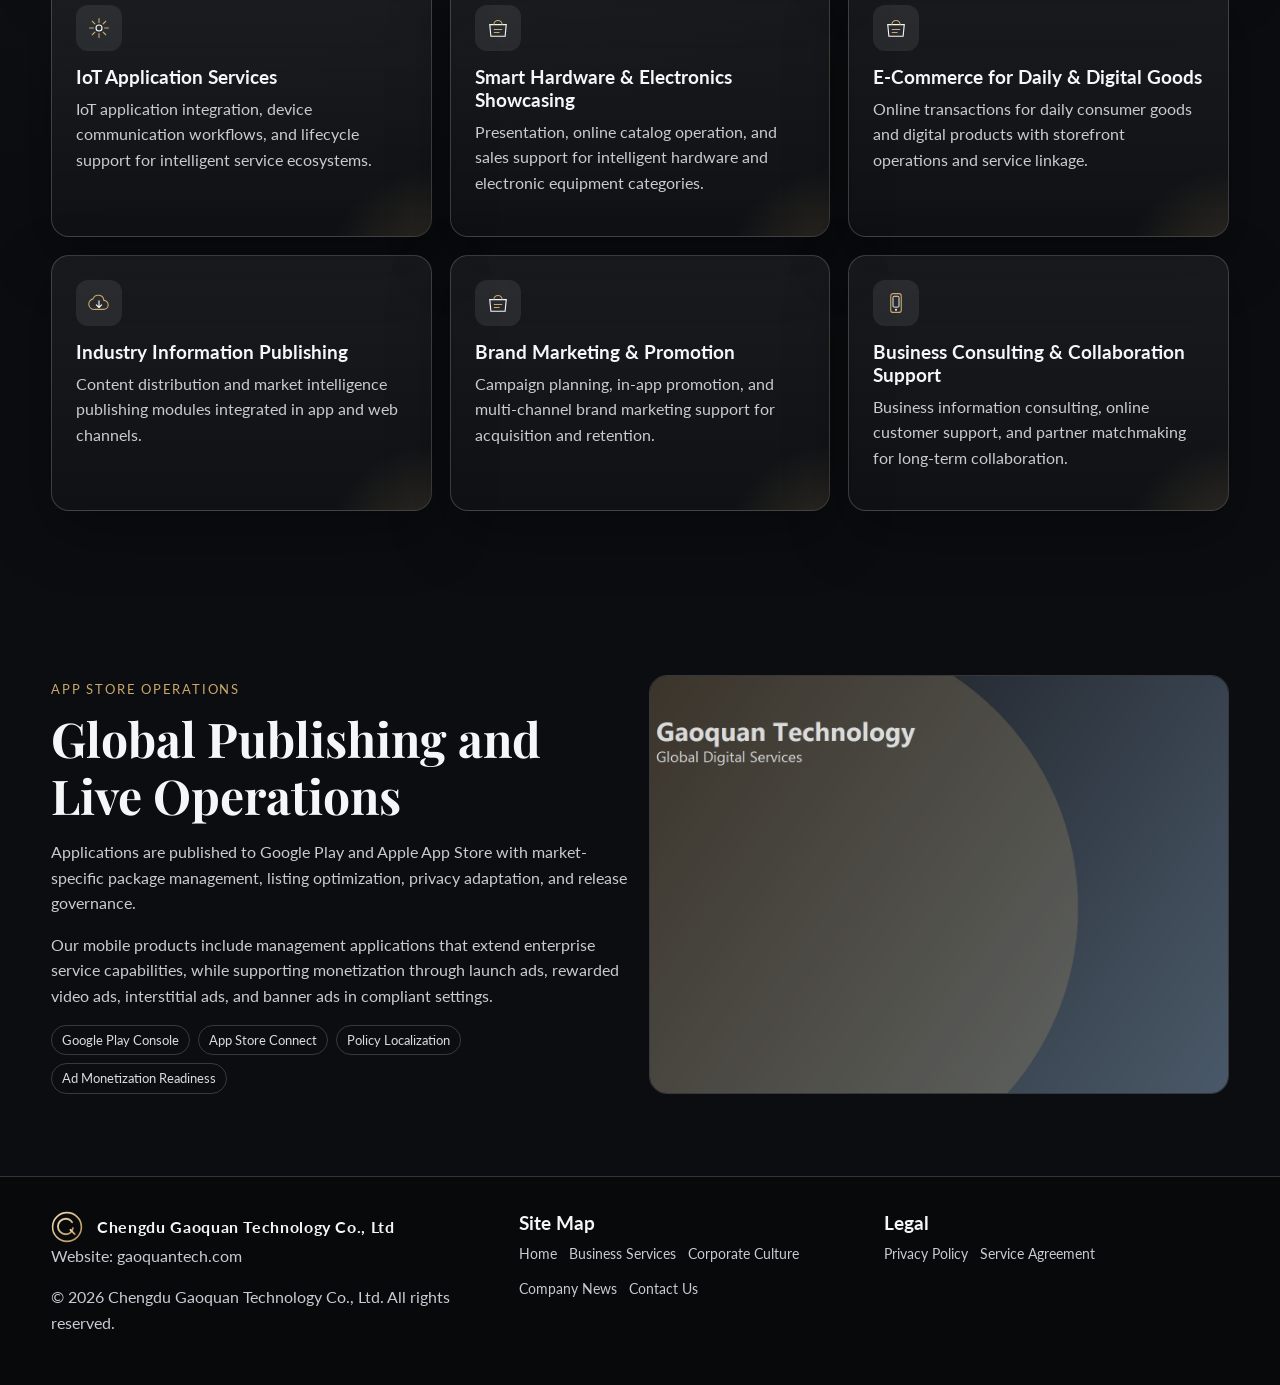
<file: services.html>
<!doctype html>
<html lang="en">
<head>
  <meta charset="utf-8">
  <meta name="viewport" content="width=device-width, initial-scale=1">
  <title>Business Services | Chengdu Gaoquan Technology Co., Ltd</title>
  <meta name="description" content="Full business services from Chengdu Gaoquan Technology Co., Ltd: network technology, software customization, mobile management applications, IoT, smart hardware, e-commerce, marketing, consulting, and online service coordination.">
  <meta name="robots" content="index,follow,max-image-preview:large">
  <link rel="canonical" href="https://gaoquantech.com/services.html">
  <link rel="preconnect" href="https://fonts.googleapis.com">
  <link rel="preconnect" href="https://fonts.gstatic.com" crossorigin>
  <link href="https://fonts.googleapis.com/css2?family=Lato:wght@300;400;700;900&family=Playfair+Display:wght@500;700&display=swap" rel="stylesheet">
  <link rel="stylesheet" href="css/styles.css">
</head>
<body>
  <header class="site-header">
    <div class="container navbar">
      <a class="brand" href="index.html"><img src="images/logo.svg" alt="Gaoquan Technology logo" width="38" height="38"><span>GAOQUAN TECHNOLOGY</span></a>
      <button class="menu-toggle" aria-label="Open menu">Menu</button>
      <nav class="nav-links" aria-label="Main navigation">
        <a href="index.html">Home</a>
        <a href="services.html" aria-current="page">Business Services</a>
        <a href="culture.html">Corporate Culture</a>
        <a href="news.html">Company News</a>
        <a href="contact.html">Contact Us</a>
      </nav>
    </div>
  </header>

  <main>
    <section class="hero">
      <div class="hero-media" style="background-image: url('images/hero-services.png');"></div>
      <div class="hero-content reveal">
        <span class="eyebrow">Business Services</span>
        <h1>Comprehensive Delivery Across Product, Commerce, and Operations</h1>
        <p class="lead">Our services integrate engineering, application store operations, market growth, and client support into one global-ready operating model for Europe and North America.</p>
      </div>
    </section>

    <section>
      <div class="container">
        <div class="section-head reveal">
          <div>
            <span class="eyebrow">Service Scope</span>
            <h2>Complete Business Capability Matrix</h2>
          </div>
          <p>The following services map directly to our cross-platform app and digital operations in Google Play, Apple App Store, and associated channels.</p>
        </div>
        <div class="grid grid-3">
          <article class="card reveal">
            <div class="icon-wrap"><img src="images/icon-cloud.svg" alt="Network and information technology icon" width="24" height="24"></div>
            <h3>Network Technology & IT Development</h3>
            <p>Architecture, implementation, and optimization of network technologies and information systems supporting international availability and secure data exchange.</p>
          </article>
          <article class="card reveal">
            <div class="icon-wrap"><img src="images/icon-mobile.svg" alt="Mobile app icon" width="24" height="24"></div>
            <h3>Mobile Management App Services</h3>
            <p>Development of enterprise mobile management applications, covering operational dashboards, approvals, analytics, and service command workflows.</p>
          </article>
          <article class="card reveal">
            <div class="icon-wrap"><img src="images/icon-market.svg" alt="Software customization icon" width="24" height="24"></div>
            <h3>Custom Software R&D and Maintenance</h3>
            <p>Tailored software research and development, release engineering, post-launch maintenance, and long-term operation services.</p>
          </article>
          <article class="card reveal">
            <div class="icon-wrap"><img src="images/icon-iot.svg" alt="IoT application icon" width="24" height="24"></div>
            <h3>IoT Application Services</h3>
            <p>IoT application integration, device communication workflows, and lifecycle support for intelligent service ecosystems.</p>
          </article>
          <article class="card reveal">
            <div class="icon-wrap"><img src="images/icon-market.svg" alt="Smart hardware icon" width="24" height="24"></div>
            <h3>Smart Hardware & Electronics Showcasing</h3>
            <p>Presentation, online catalog operation, and sales support for intelligent hardware and electronic equipment categories.</p>
          </article>
          <article class="card reveal">
            <div class="icon-wrap"><img src="images/icon-market.svg" alt="E-commerce icon" width="24" height="24"></div>
            <h3>E-Commerce for Daily & Digital Goods</h3>
            <p>Online transactions for daily consumer goods and digital products with storefront operations and service linkage.</p>
          </article>
          <article class="card reveal">
            <div class="icon-wrap"><img src="images/icon-cloud.svg" alt="Industry information icon" width="24" height="24"></div>
            <h3>Industry Information Publishing</h3>
            <p>Content distribution and market intelligence publishing modules integrated in app and web channels.</p>
          </article>
          <article class="card reveal">
            <div class="icon-wrap"><img src="images/icon-market.svg" alt="Brand marketing icon" width="24" height="24"></div>
            <h3>Brand Marketing & Promotion</h3>
            <p>Campaign planning, in-app promotion, and multi-channel brand marketing support for acquisition and retention.</p>
          </article>
          <article class="card reveal">
            <div class="icon-wrap"><img src="images/icon-mobile.svg" alt="Consulting and support icon" width="24" height="24"></div>
            <h3>Business Consulting & Collaboration Support</h3>
            <p>Business information consulting, online customer support, and partner matchmaking for long-term collaboration.</p>
          </article>
        </div>
      </div>
    </section>

    <section>
      <div class="container grid grid-2">
        <div class="reveal">
          <span class="eyebrow">App Store Operations</span>
          <h2>Global Publishing and Live Operations</h2>
          <p>Applications are published to Google Play and Apple App Store with market-specific package management, listing optimization, privacy adaptation, and release governance.</p>
          <p>Our mobile products include management applications that extend enterprise service capabilities, while supporting monetization through launch ads, rewarded video ads, interstitial ads, and banner ads in compliant settings.</p>
          <div class="badge-list">
            <span class="badge">Google Play Console</span>
            <span class="badge">App Store Connect</span>
            <span class="badge">Policy Localization</span>
            <span class="badge">Ad Monetization Readiness</span>
          </div>
        </div>
        <div class="showcase reveal">
          <img src="images/showcase-services.png" alt="Global app publishing and service operations workflow">
        </div>
      </div>
    </section>
  </main>

  <footer class="site-footer">
    <div class="container footer-grid">
      <div>
        <a class="brand" href="index.html"><img src="images/logo.svg" alt="Gaoquan Technology logo" width="32" height="32"><span>Chengdu Gaoquan Technology Co., Ltd</span></a>
        <p>Website: <a href="https://gaoquantech.com" rel="noopener">gaoquantech.com</a></p>
        <p>&copy; <span data-year></span> Chengdu Gaoquan Technology Co., Ltd. All rights reserved.</p>
      </div>
      <div>
        <h3>Site Map</h3>
        <nav class="footer-nav" aria-label="Footer navigation">
          <a href="index.html">Home</a>
          <a href="services.html">Business Services</a>
          <a href="culture.html">Corporate Culture</a>
          <a href="news.html">Company News</a>
          <a href="contact.html">Contact Us</a>
        </nav>
      </div>
      <div>
        <h3>Legal</h3>
        <nav class="legal-nav" aria-label="Legal navigation">
          <a href="privacy.html">Privacy Policy</a>
          <a href="terms.html">Service Agreement</a>
        </nav>
      </div>
    </div>
  </footer>

  <script src="js/main.js" defer></script>
</body>
</html>
</file>
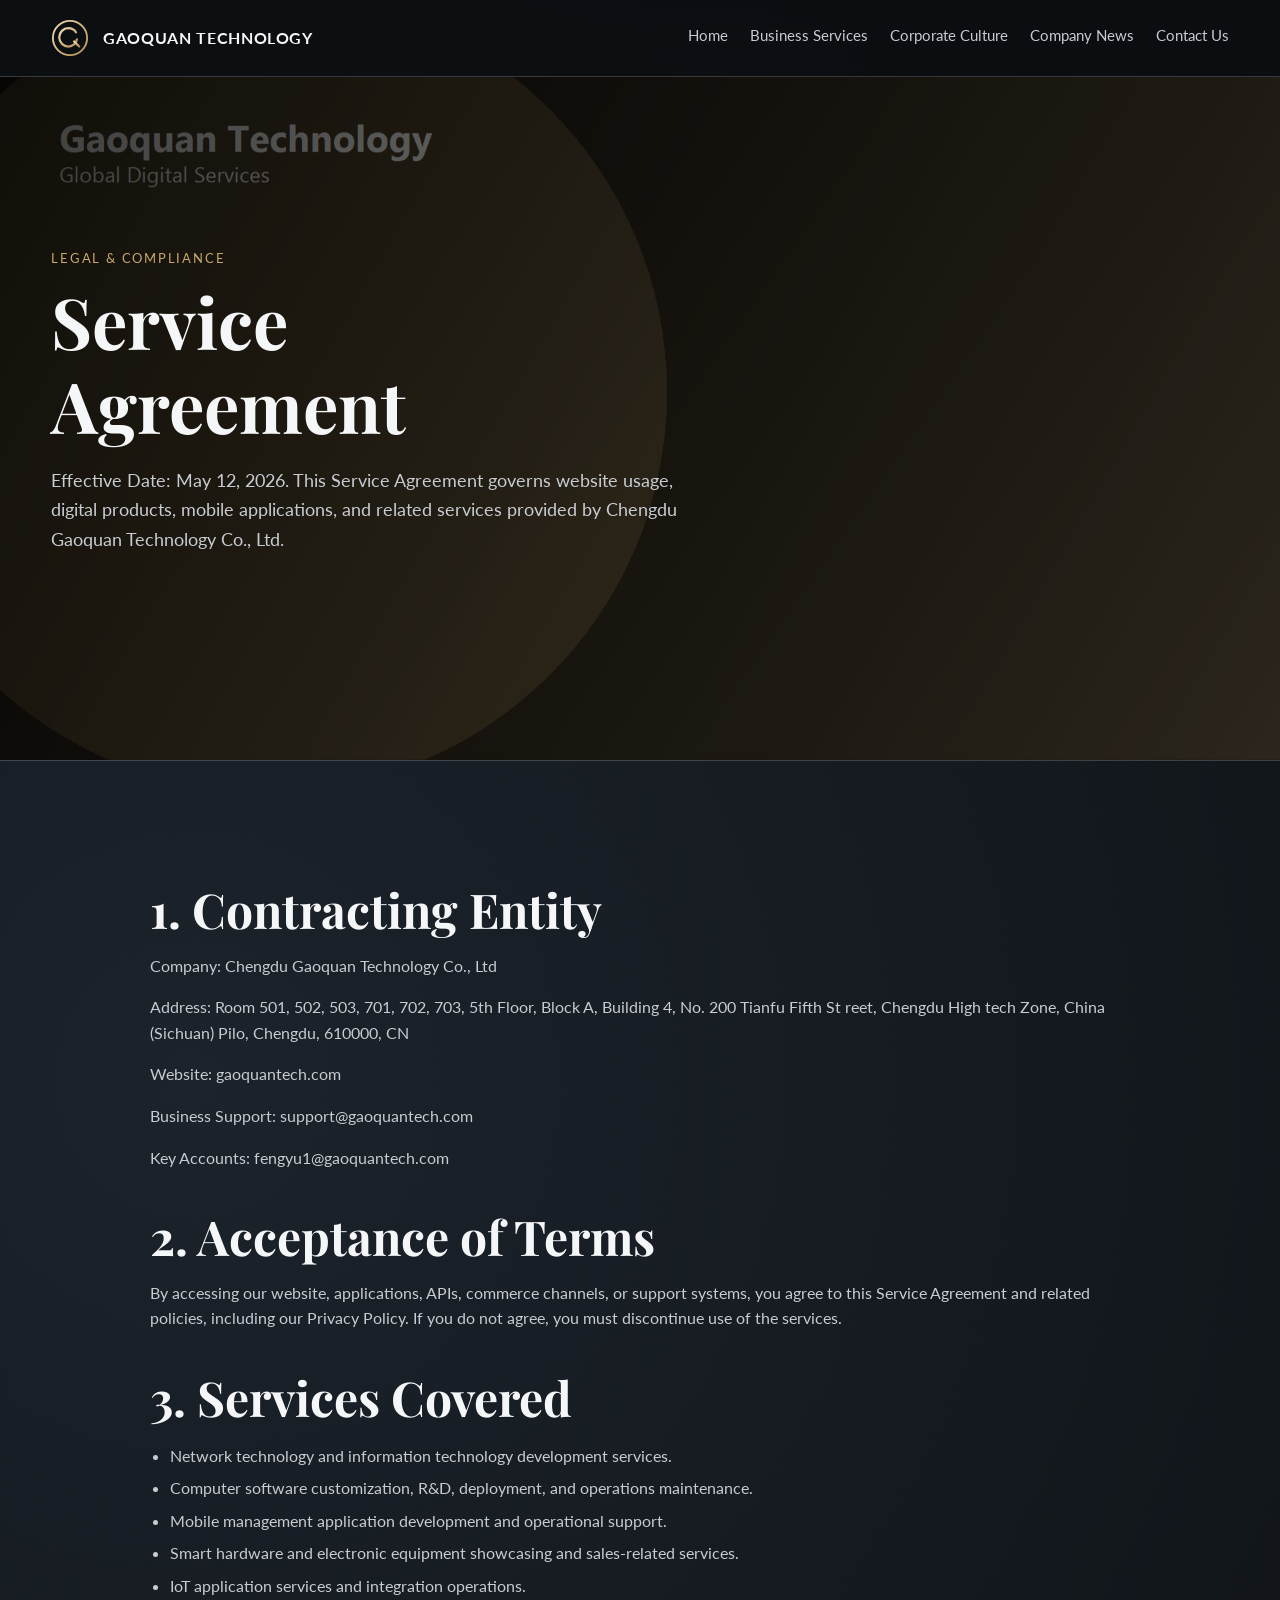
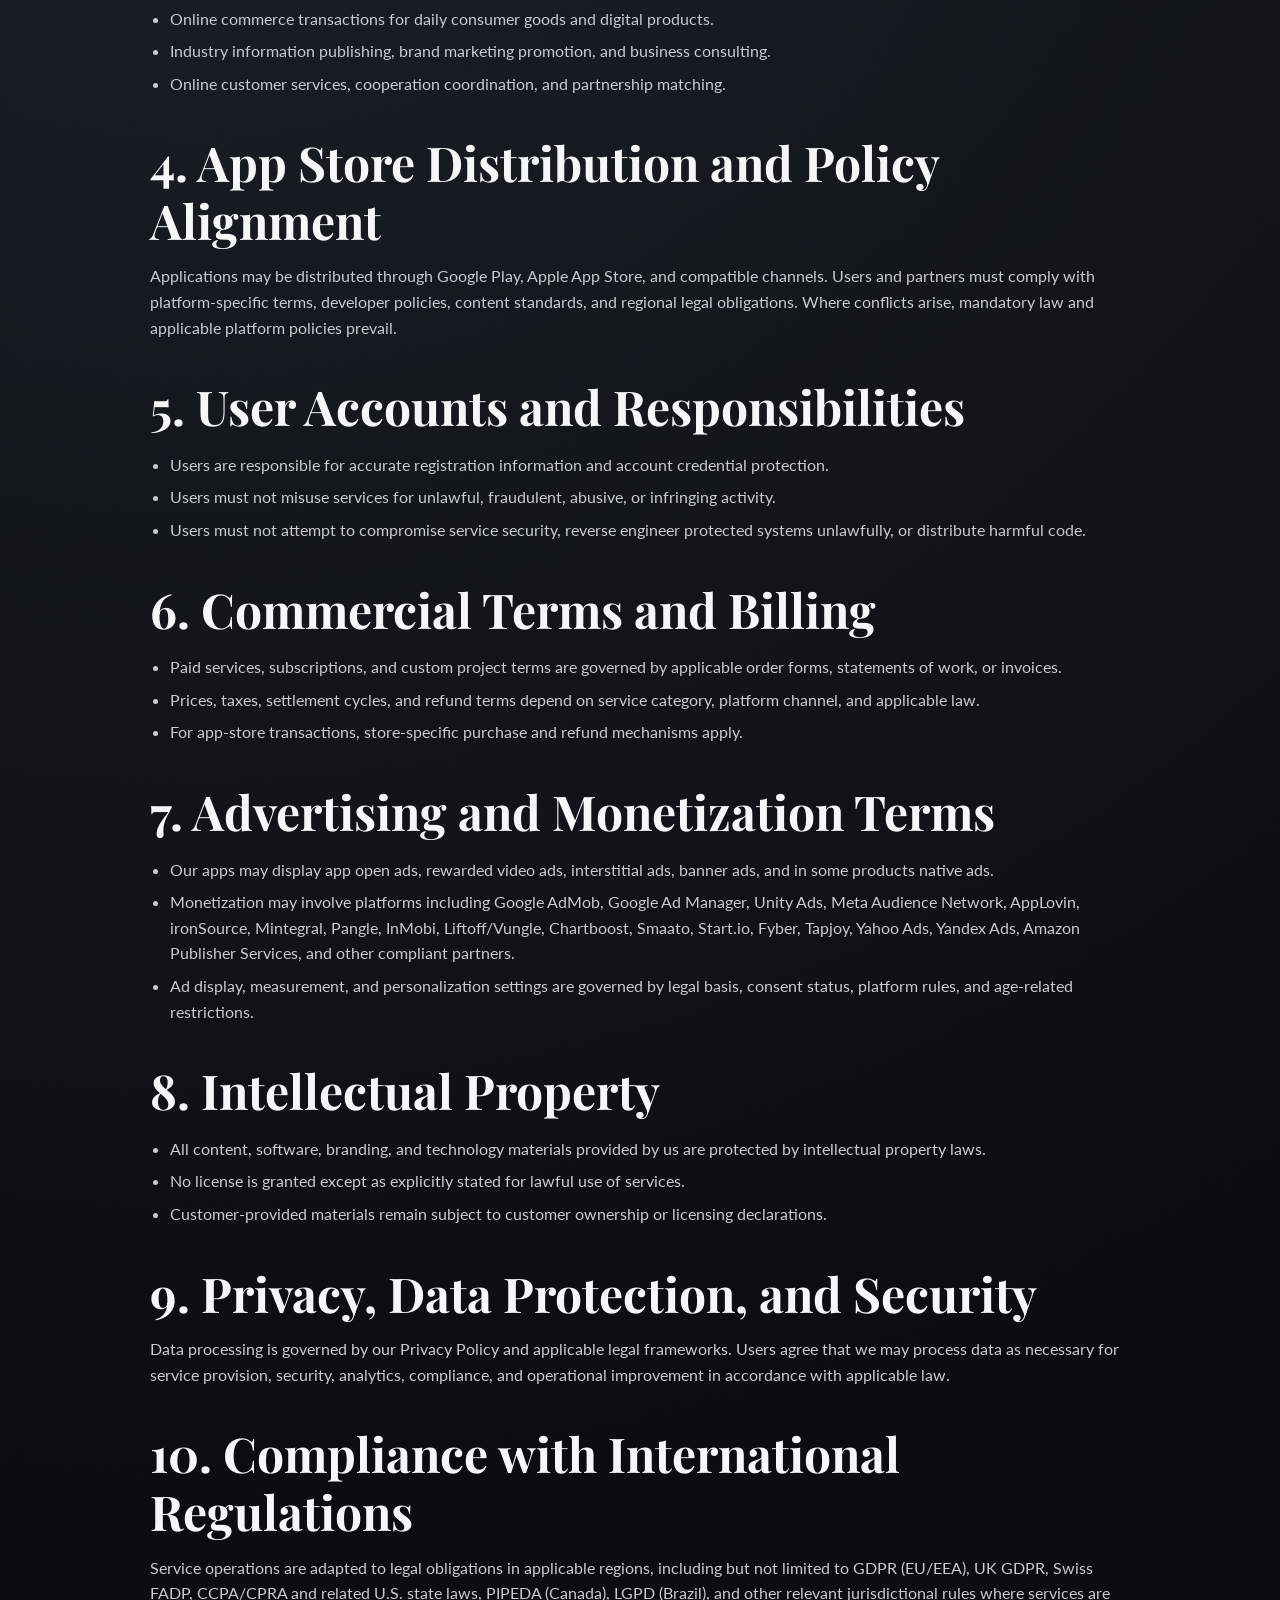
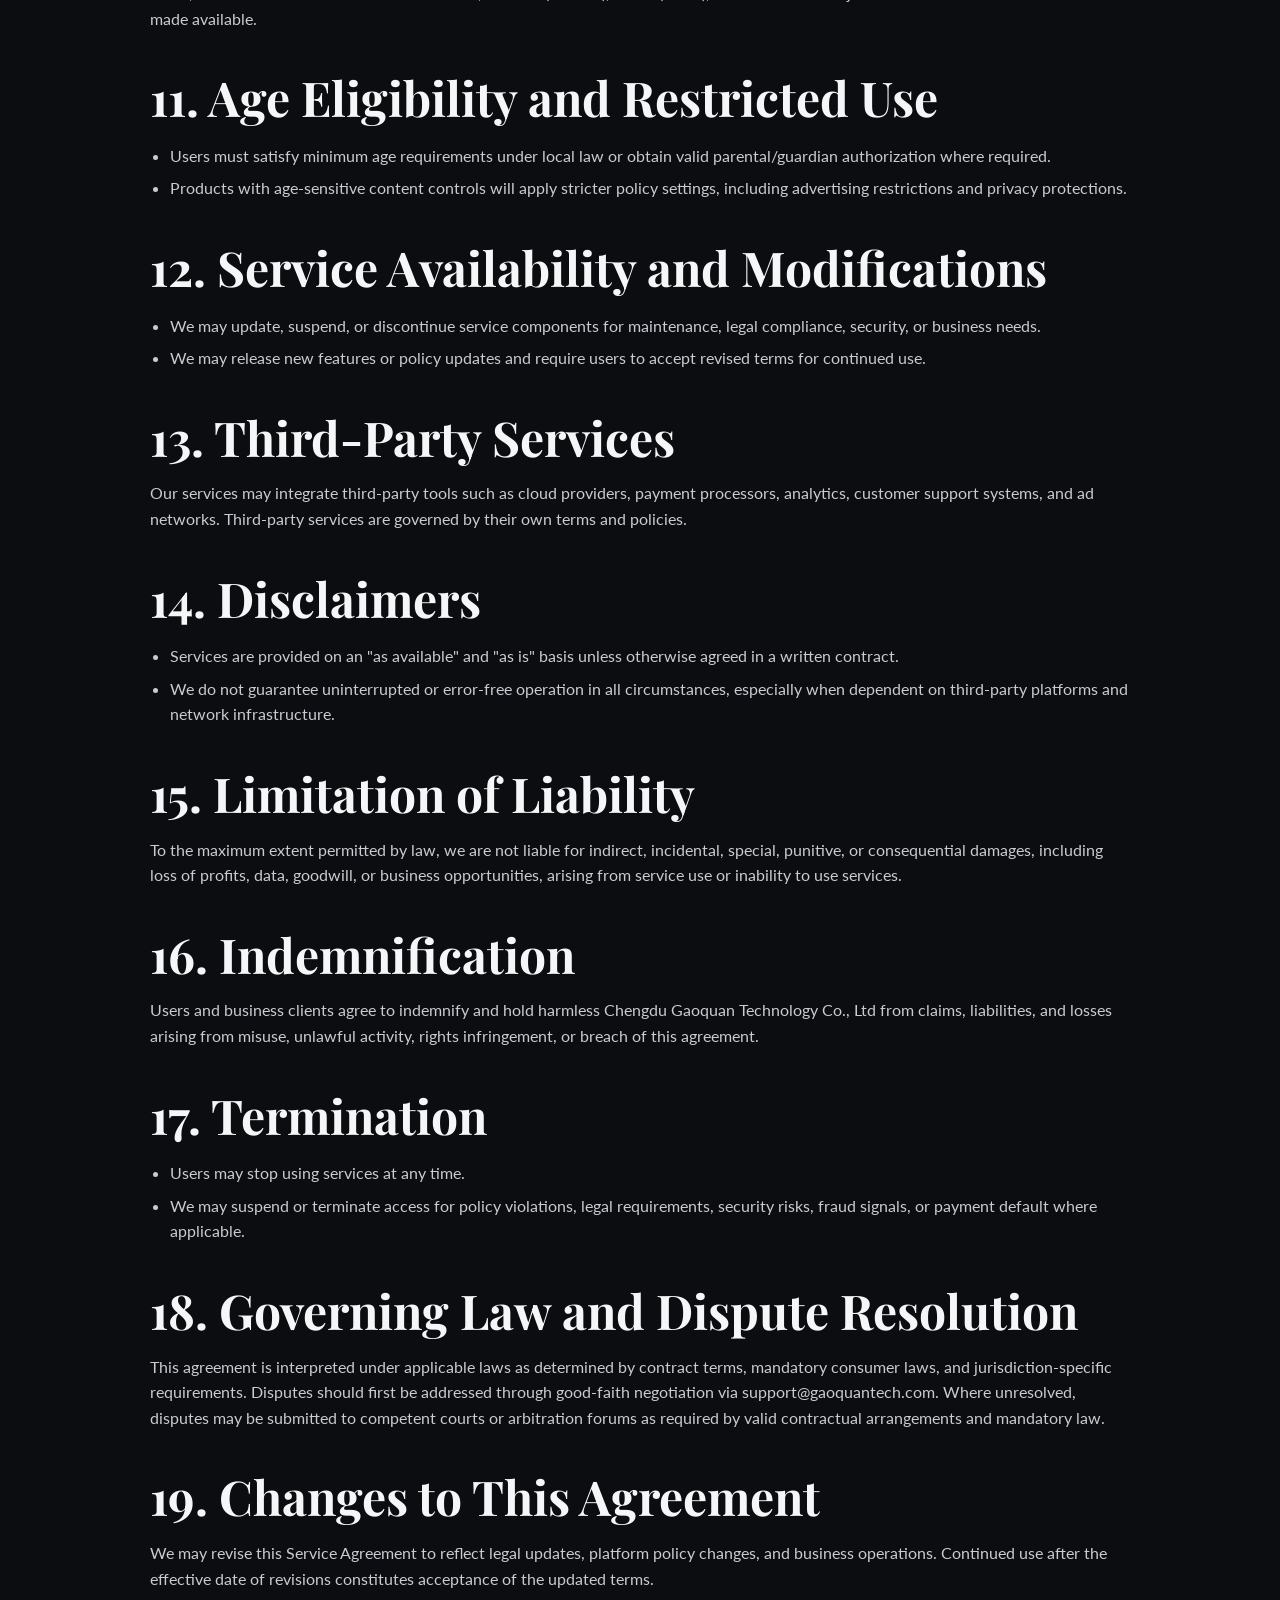
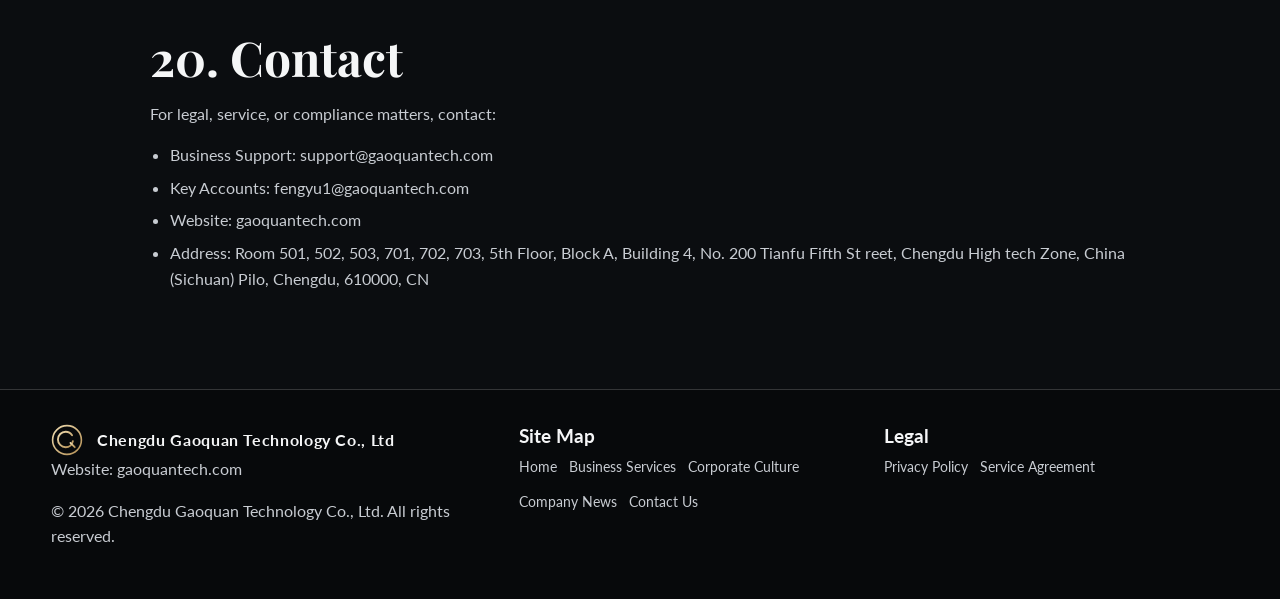
<file: terms.html>
<!doctype html>
<html lang="en">
<head>
  <meta charset="utf-8">
  <meta name="viewport" content="width=device-width, initial-scale=1">
  <title>Service Agreement | Chengdu Gaoquan Technology Co., Ltd</title>
  <meta name="description" content="Service Agreement for Chengdu Gaoquan Technology Co., Ltd covering website use, app store services, commercial terms, compliance, privacy obligations, and international policy adaptation.">
  <meta name="robots" content="index,follow,max-image-preview:large">
  <link rel="canonical" href="https://gaoquantech.com/terms.html">
  <link rel="preconnect" href="https://fonts.googleapis.com">
  <link rel="preconnect" href="https://fonts.gstatic.com" crossorigin>
  <link href="https://fonts.googleapis.com/css2?family=Lato:wght@300;400;700;900&family=Playfair+Display:wght@500;700&display=swap" rel="stylesheet">
  <link rel="stylesheet" href="css/styles.css">
</head>
<body>
  <header class="site-header">
    <div class="container navbar">
      <a class="brand" href="index.html"><img src="images/logo.svg" alt="Gaoquan Technology logo" width="38" height="38"><span>GAOQUAN TECHNOLOGY</span></a>
      <button class="menu-toggle" aria-label="Open menu">Menu</button>
      <nav class="nav-links" aria-label="Main navigation">
        <a href="index.html">Home</a>
        <a href="services.html">Business Services</a>
        <a href="culture.html">Corporate Culture</a>
        <a href="news.html">Company News</a>
        <a href="contact.html">Contact Us</a>
      </nav>
    </div>
  </header>

  <main>
    <section class="hero">
      <div class="hero-media" style="background-image: url('images/hero-legal.png');"></div>
      <div class="hero-content reveal">
        <span class="eyebrow">Legal & Compliance</span>
        <h1>Service Agreement</h1>
        <p class="lead">Effective Date: May 12, 2026. This Service Agreement governs website usage, digital products, mobile applications, and related services provided by Chengdu Gaoquan Technology Co., Ltd.</p>
      </div>
    </section>

    <section>
      <div class="container policy reveal">
        <h2>1. Contracting Entity</h2>
        <p>Company: Chengdu Gaoquan Technology Co., Ltd</p>
        <p>Address: Room 501, 502, 503, 701, 702, 703, 5th Floor, Block A, Building 4, No. 200 Tianfu Fifth St reet, Chengdu High tech Zone, China (Sichuan) Pilo, Chengdu, 610000, CN</p>
        <p>Website: gaoquantech.com</p>
        <p>Business Support: support@gaoquantech.com</p>
        <p>Key Accounts: fengyu1@gaoquantech.com</p>

        <h2>2. Acceptance of Terms</h2>
        <p>By accessing our website, applications, APIs, commerce channels, or support systems, you agree to this Service Agreement and related policies, including our Privacy Policy. If you do not agree, you must discontinue use of the services.</p>

        <h2>3. Services Covered</h2>
        <ul>
          <li>Network technology and information technology development services.</li>
          <li>Computer software customization, R&D, deployment, and operations maintenance.</li>
          <li>Mobile management application development and operational support.</li>
          <li>Smart hardware and electronic equipment showcasing and sales-related services.</li>
          <li>IoT application services and integration operations.</li>
          <li>Online commerce transactions for daily consumer goods and digital products.</li>
          <li>Industry information publishing, brand marketing promotion, and business consulting.</li>
          <li>Online customer services, cooperation coordination, and partnership matching.</li>
        </ul>

        <h2>4. App Store Distribution and Policy Alignment</h2>
        <p>Applications may be distributed through Google Play, Apple App Store, and compatible channels. Users and partners must comply with platform-specific terms, developer policies, content standards, and regional legal obligations. Where conflicts arise, mandatory law and applicable platform policies prevail.</p>

        <h2>5. User Accounts and Responsibilities</h2>
        <ul>
          <li>Users are responsible for accurate registration information and account credential protection.</li>
          <li>Users must not misuse services for unlawful, fraudulent, abusive, or infringing activity.</li>
          <li>Users must not attempt to compromise service security, reverse engineer protected systems unlawfully, or distribute harmful code.</li>
        </ul>

        <h2>6. Commercial Terms and Billing</h2>
        <ul>
          <li>Paid services, subscriptions, and custom project terms are governed by applicable order forms, statements of work, or invoices.</li>
          <li>Prices, taxes, settlement cycles, and refund terms depend on service category, platform channel, and applicable law.</li>
          <li>For app-store transactions, store-specific purchase and refund mechanisms apply.</li>
        </ul>

        <h2>7. Advertising and Monetization Terms</h2>
        <ul>
          <li>Our apps may display app open ads, rewarded video ads, interstitial ads, banner ads, and in some products native ads.</li>
          <li>Monetization may involve platforms including Google AdMob, Google Ad Manager, Unity Ads, Meta Audience Network, AppLovin, ironSource, Mintegral, Pangle, InMobi, Liftoff/Vungle, Chartboost, Smaato, Start.io, Fyber, Tapjoy, Yahoo Ads, Yandex Ads, Amazon Publisher Services, and other compliant partners.</li>
          <li>Ad display, measurement, and personalization settings are governed by legal basis, consent status, platform rules, and age-related restrictions.</li>
        </ul>

        <h2>8. Intellectual Property</h2>
        <ul>
          <li>All content, software, branding, and technology materials provided by us are protected by intellectual property laws.</li>
          <li>No license is granted except as explicitly stated for lawful use of services.</li>
          <li>Customer-provided materials remain subject to customer ownership or licensing declarations.</li>
        </ul>

        <h2>9. Privacy, Data Protection, and Security</h2>
        <p>Data processing is governed by our Privacy Policy and applicable legal frameworks. Users agree that we may process data as necessary for service provision, security, analytics, compliance, and operational improvement in accordance with applicable law.</p>

        <h2>10. Compliance with International Regulations</h2>
        <p>Service operations are adapted to legal obligations in applicable regions, including but not limited to GDPR (EU/EEA), UK GDPR, Swiss FADP, CCPA/CPRA and related U.S. state laws, PIPEDA (Canada), LGPD (Brazil), and other relevant jurisdictional rules where services are made available.</p>

        <h2>11. Age Eligibility and Restricted Use</h2>
        <ul>
          <li>Users must satisfy minimum age requirements under local law or obtain valid parental/guardian authorization where required.</li>
          <li>Products with age-sensitive content controls will apply stricter policy settings, including advertising restrictions and privacy protections.</li>
        </ul>

        <h2>12. Service Availability and Modifications</h2>
        <ul>
          <li>We may update, suspend, or discontinue service components for maintenance, legal compliance, security, or business needs.</li>
          <li>We may release new features or policy updates and require users to accept revised terms for continued use.</li>
        </ul>

        <h2>13. Third-Party Services</h2>
        <p>Our services may integrate third-party tools such as cloud providers, payment processors, analytics, customer support systems, and ad networks. Third-party services are governed by their own terms and policies.</p>

        <h2>14. Disclaimers</h2>
        <ul>
          <li>Services are provided on an "as available" and "as is" basis unless otherwise agreed in a written contract.</li>
          <li>We do not guarantee uninterrupted or error-free operation in all circumstances, especially when dependent on third-party platforms and network infrastructure.</li>
        </ul>

        <h2>15. Limitation of Liability</h2>
        <p>To the maximum extent permitted by law, we are not liable for indirect, incidental, special, punitive, or consequential damages, including loss of profits, data, goodwill, or business opportunities, arising from service use or inability to use services.</p>

        <h2>16. Indemnification</h2>
        <p>Users and business clients agree to indemnify and hold harmless Chengdu Gaoquan Technology Co., Ltd from claims, liabilities, and losses arising from misuse, unlawful activity, rights infringement, or breach of this agreement.</p>

        <h2>17. Termination</h2>
        <ul>
          <li>Users may stop using services at any time.</li>
          <li>We may suspend or terminate access for policy violations, legal requirements, security risks, fraud signals, or payment default where applicable.</li>
        </ul>

        <h2>18. Governing Law and Dispute Resolution</h2>
        <p>This agreement is interpreted under applicable laws as determined by contract terms, mandatory consumer laws, and jurisdiction-specific requirements. Disputes should first be addressed through good-faith negotiation via support@gaoquantech.com. Where unresolved, disputes may be submitted to competent courts or arbitration forums as required by valid contractual arrangements and mandatory law.</p>

        <h2>19. Changes to This Agreement</h2>
        <p>We may revise this Service Agreement to reflect legal updates, platform policy changes, and business operations. Continued use after the effective date of revisions constitutes acceptance of the updated terms.</p>

        <h2>20. Contact</h2>
        <p>For legal, service, or compliance matters, contact:</p>
        <ul>
          <li>Business Support: support@gaoquantech.com</li>
          <li>Key Accounts: fengyu1@gaoquantech.com</li>
          <li>Website: gaoquantech.com</li>
          <li>Address: Room 501, 502, 503, 701, 702, 703, 5th Floor, Block A, Building 4, No. 200 Tianfu Fifth St reet, Chengdu High tech Zone, China (Sichuan) Pilo, Chengdu, 610000, CN</li>
        </ul>
      </div>
    </section>
  </main>

  <footer class="site-footer">
    <div class="container footer-grid">
      <div>
        <a class="brand" href="index.html"><img src="images/logo.svg" alt="Gaoquan Technology logo" width="32" height="32"><span>Chengdu Gaoquan Technology Co., Ltd</span></a>
        <p>Website: <a href="https://gaoquantech.com" rel="noopener">gaoquantech.com</a></p>
        <p>&copy; <span data-year></span> Chengdu Gaoquan Technology Co., Ltd. All rights reserved.</p>
      </div>
      <div>
        <h3>Site Map</h3>
        <nav class="footer-nav" aria-label="Footer navigation">
          <a href="index.html">Home</a>
          <a href="services.html">Business Services</a>
          <a href="culture.html">Corporate Culture</a>
          <a href="news.html">Company News</a>
          <a href="contact.html">Contact Us</a>
        </nav>
      </div>
      <div>
        <h3>Legal</h3>
        <nav class="legal-nav" aria-label="Legal navigation">
          <a href="privacy.html">Privacy Policy</a>
          <a href="terms.html">Service Agreement</a>
        </nav>
      </div>
    </div>
  </footer>

  <script src="js/main.js" defer></script>
</body>
</html>
</file>
<file: css/styles.css>
:root {
  --bg: #0b0d10;
  --bg-soft: #12161b;
  --surface: #1a2027;
  --surface-2: #222b35;
  --line: rgba(255, 255, 255, 0.18);
  --text: #f5f6f7;
  --muted: #c8ccd2;
  --accent: #c8a96a;
  --accent-2: #7b8ea8;
  --success: #5fd3a3;
  --font-display: "Playfair Display", Georgia, serif;
  --font-body: "Lato", "Segoe UI", sans-serif;
  --container: min(1200px, 92vw);
  --radius: 18px;
  --shadow: 0 20px 60px rgba(0, 0, 0, 0.35);
}

* {
  box-sizing: border-box;
}

html,
body {
  margin: 0;
  padding: 0;
  background: radial-gradient(circle at 15% 20%, #1c232b 0%, var(--bg) 45%),
    radial-gradient(circle at 85% 0%, #152232 0%, transparent 35%), var(--bg);
  color: var(--text);
  font-family: var(--font-body);
  line-height: 1.6;
  scroll-behavior: smooth;
}

img {
  max-width: 100%;
  height: auto;
  display: block;
}

a {
  color: inherit;
  text-decoration: none;
}

.container {
  width: var(--container);
  margin: 0 auto;
}

.site-header {
  position: sticky;
  top: 0;
  z-index: 100;
  backdrop-filter: blur(14px);
  background: rgba(11, 13, 16, 0.78);
  border-bottom: 1px solid var(--line);
}

.navbar {
  display: flex;
  align-items: center;
  justify-content: space-between;
  min-height: 76px;
  gap: 16px;
}

.brand {
  display: flex;
  align-items: center;
  gap: 14px;
  font-weight: 700;
  letter-spacing: 0.04em;
}

.brand svg {
  width: 38px;
  height: 38px;
}

.nav-links {
  display: flex;
  gap: 22px;
  align-items: center;
}

.nav-links a {
  color: var(--muted);
  font-size: 0.95rem;
  position: relative;
  padding-bottom: 6px;
}

.nav-links a::after {
  content: "";
  position: absolute;
  bottom: 0;
  left: 0;
  width: 0;
  height: 2px;
  background: linear-gradient(90deg, var(--accent), #f2ddb0);
  transition: width 0.3s ease;
}

.nav-links a:hover,
.nav-links a[aria-current="page"] {
  color: var(--text);
}

.nav-links a:hover::after,
.nav-links a[aria-current="page"]::after {
  width: 100%;
}

.menu-toggle {
  display: none;
  background: transparent;
  border: 1px solid var(--line);
  border-radius: 10px;
  padding: 9px;
  color: var(--text);
}

.hero {
  position: relative;
  min-height: 76vh;
  display: grid;
  place-items: center;
  overflow: hidden;
  border-bottom: 1px solid var(--line);
}

.hero::before {
  content: "";
  position: absolute;
  inset: 0;
  background: linear-gradient(120deg, rgba(0, 0, 0, 0.72), rgba(0, 0, 0, 0.25));
  z-index: 1;
}

.hero-media {
  position: absolute;
  inset: 0;
  background-size: cover;
  background-position: center;
  transform: scale(1.08);
  animation: heroZoom 14s ease-out forwards;
}

@keyframes heroZoom {
  to {
    transform: scale(1);
  }
}

.hero-content {
  position: relative;
  z-index: 2;
  width: var(--container);
  padding: 80px 0 100px;
}

.eyebrow {
  display: inline-block;
  color: var(--accent);
  letter-spacing: 0.14em;
  text-transform: uppercase;
  font-size: 0.8rem;
  margin-bottom: 10px;
}

h1,
h2,
h3 {
  line-height: 1.2;
  margin-top: 0;
}

h1 {
  font-family: var(--font-display);
  font-size: clamp(2.3rem, 5.5vw, 4.6rem);
  margin-bottom: 18px;
  max-width: 13ch;
}

h2 {
  font-family: var(--font-display);
  font-size: clamp(1.8rem, 4vw, 3rem);
  margin-bottom: 14px;
}

h3 {
  font-size: 1.2rem;
  margin-bottom: 8px;
}

p {
  margin-top: 0;
  color: var(--muted);
}

.lead {
  font-size: 1.15rem;
  max-width: 64ch;
}

.btn-row {
  display: flex;
  flex-wrap: wrap;
  gap: 12px;
  margin-top: 22px;
}

.btn {
  display: inline-flex;
  align-items: center;
  justify-content: center;
  padding: 12px 20px;
  border-radius: 999px;
  border: 1px solid var(--line);
  transition: transform 0.25s ease, border-color 0.25s ease, background 0.25s ease;
  font-weight: 700;
  font-size: 0.9rem;
}

.btn.primary {
  background: linear-gradient(90deg, #a98b52, #d4b87f);
  color: #111;
  border-color: transparent;
}

.btn:hover {
  transform: translateY(-2px);
  border-color: rgba(255, 255, 255, 0.5);
}

section {
  padding: 82px 0;
}

.section-head {
  display: flex;
  justify-content: space-between;
  align-items: flex-end;
  gap: 16px;
  margin-bottom: 30px;
}

.grid {
  display: grid;
  gap: 18px;
}

.grid-3 {
  grid-template-columns: repeat(3, minmax(0, 1fr));
}

.grid-2 {
  grid-template-columns: repeat(2, minmax(0, 1fr));
}

.card {
  background: linear-gradient(180deg, rgba(255, 255, 255, 0.06), rgba(255, 255, 255, 0.02));
  border: 1px solid var(--line);
  border-radius: var(--radius);
  padding: 24px;
  box-shadow: var(--shadow);
  position: relative;
  overflow: hidden;
}

.card::after {
  content: "";
  position: absolute;
  inset: auto -30% -60% auto;
  width: 220px;
  height: 220px;
  border-radius: 50%;
  background: radial-gradient(circle, rgba(200, 169, 106, 0.22), transparent 70%);
}

.icon-wrap {
  width: 46px;
  height: 46px;
  display: grid;
  place-items: center;
  border-radius: 12px;
  margin-bottom: 14px;
  background: rgba(255, 255, 255, 0.08);
}

.icon-wrap svg {
  width: 24px;
  height: 24px;
}

.stats {
  display: grid;
  grid-template-columns: repeat(4, minmax(0, 1fr));
  gap: 14px;
}

.stat {
  border: 1px solid var(--line);
  border-radius: 14px;
  padding: 18px;
  background: rgba(255, 255, 255, 0.03);
}

.stat strong {
  display: block;
  font-family: var(--font-display);
  font-size: 2rem;
  color: var(--accent);
}

.showcase {
  border-radius: var(--radius);
  overflow: hidden;
  border: 1px solid var(--line);
  min-height: 360px;
  position: relative;
}

.showcase img {
  width: 100%;
  height: 100%;
  object-fit: cover;
}

.badge-list {
  display: flex;
  flex-wrap: wrap;
  gap: 8px;
  margin-top: 14px;
}

.badge {
  font-size: 0.8rem;
  border: 1px solid var(--line);
  border-radius: 999px;
  padding: 4px 10px;
  color: #d7dce3;
}

.timeline {
  border-left: 2px solid rgba(200, 169, 106, 0.45);
  padding-left: 20px;
  display: grid;
  gap: 18px;
}

.timeline-item {
  position: relative;
}

.timeline-item::before {
  content: "";
  position: absolute;
  left: -29px;
  top: 8px;
  width: 14px;
  height: 14px;
  border-radius: 50%;
  background: var(--accent);
}

.cta {
  border: 1px solid var(--line);
  border-radius: var(--radius);
  padding: 34px;
  background: linear-gradient(130deg, rgba(200, 169, 106, 0.18), rgba(123, 142, 168, 0.16));
}

.site-footer {
  border-top: 1px solid var(--line);
  background: rgba(0, 0, 0, 0.34);
  padding: 34px 0;
}

.footer-grid {
  display: grid;
  grid-template-columns: 1.3fr 1fr 1fr;
  gap: 20px;
}

.footer-nav,
.legal-nav {
  display: flex;
  gap: 12px;
  flex-wrap: wrap;
}

.footer-nav a,
.legal-nav a {
  color: var(--muted);
  font-size: 0.9rem;
}

.footer-nav a:hover,
.legal-nav a:hover {
  color: var(--text);
}

.reveal {
  opacity: 0;
  transform: translateY(22px);
  transition: opacity 0.7s ease, transform 0.7s ease;
}

.reveal.visible {
  opacity: 1;
  transform: translateY(0);
}

.policy {
  max-width: 980px;
}

.policy h2 {
  margin-top: 38px;
}

.policy h3 {
  margin-top: 22px;
}

.policy ul {
  padding-left: 20px;
}

.policy li {
  color: var(--muted);
  margin-bottom: 7px;
}

address {
  font-style: normal;
  color: var(--muted);
}

@media (max-width: 1024px) {
  .grid-3 {
    grid-template-columns: repeat(2, minmax(0, 1fr));
  }

  .stats {
    grid-template-columns: repeat(2, minmax(0, 1fr));
  }

  .footer-grid {
    grid-template-columns: 1fr;
  }
}

@media (max-width: 760px) {
  .menu-toggle {
    display: inline-flex;
  }

  .nav-links {
    position: fixed;
    inset: 76px 12px auto 12px;
    background: #0e1115;
    border: 1px solid var(--line);
    border-radius: 14px;
    box-shadow: var(--shadow);
    padding: 16px;
    display: grid;
    gap: 10px;
    opacity: 0;
    pointer-events: none;
    transform: translateY(-10px);
    transition: opacity 0.2s ease, transform 0.2s ease;
  }

  .nav-links.open {
    opacity: 1;
    pointer-events: auto;
    transform: translateY(0);
  }

  section {
    padding: 64px 0;
  }

  .grid-3,
  .grid-2,
  .stats {
    grid-template-columns: 1fr;
  }

  .hero {
    min-height: 70vh;
  }

  .hero-content {
    padding-top: 72px;
    padding-bottom: 68px;
  }
}
</file>
